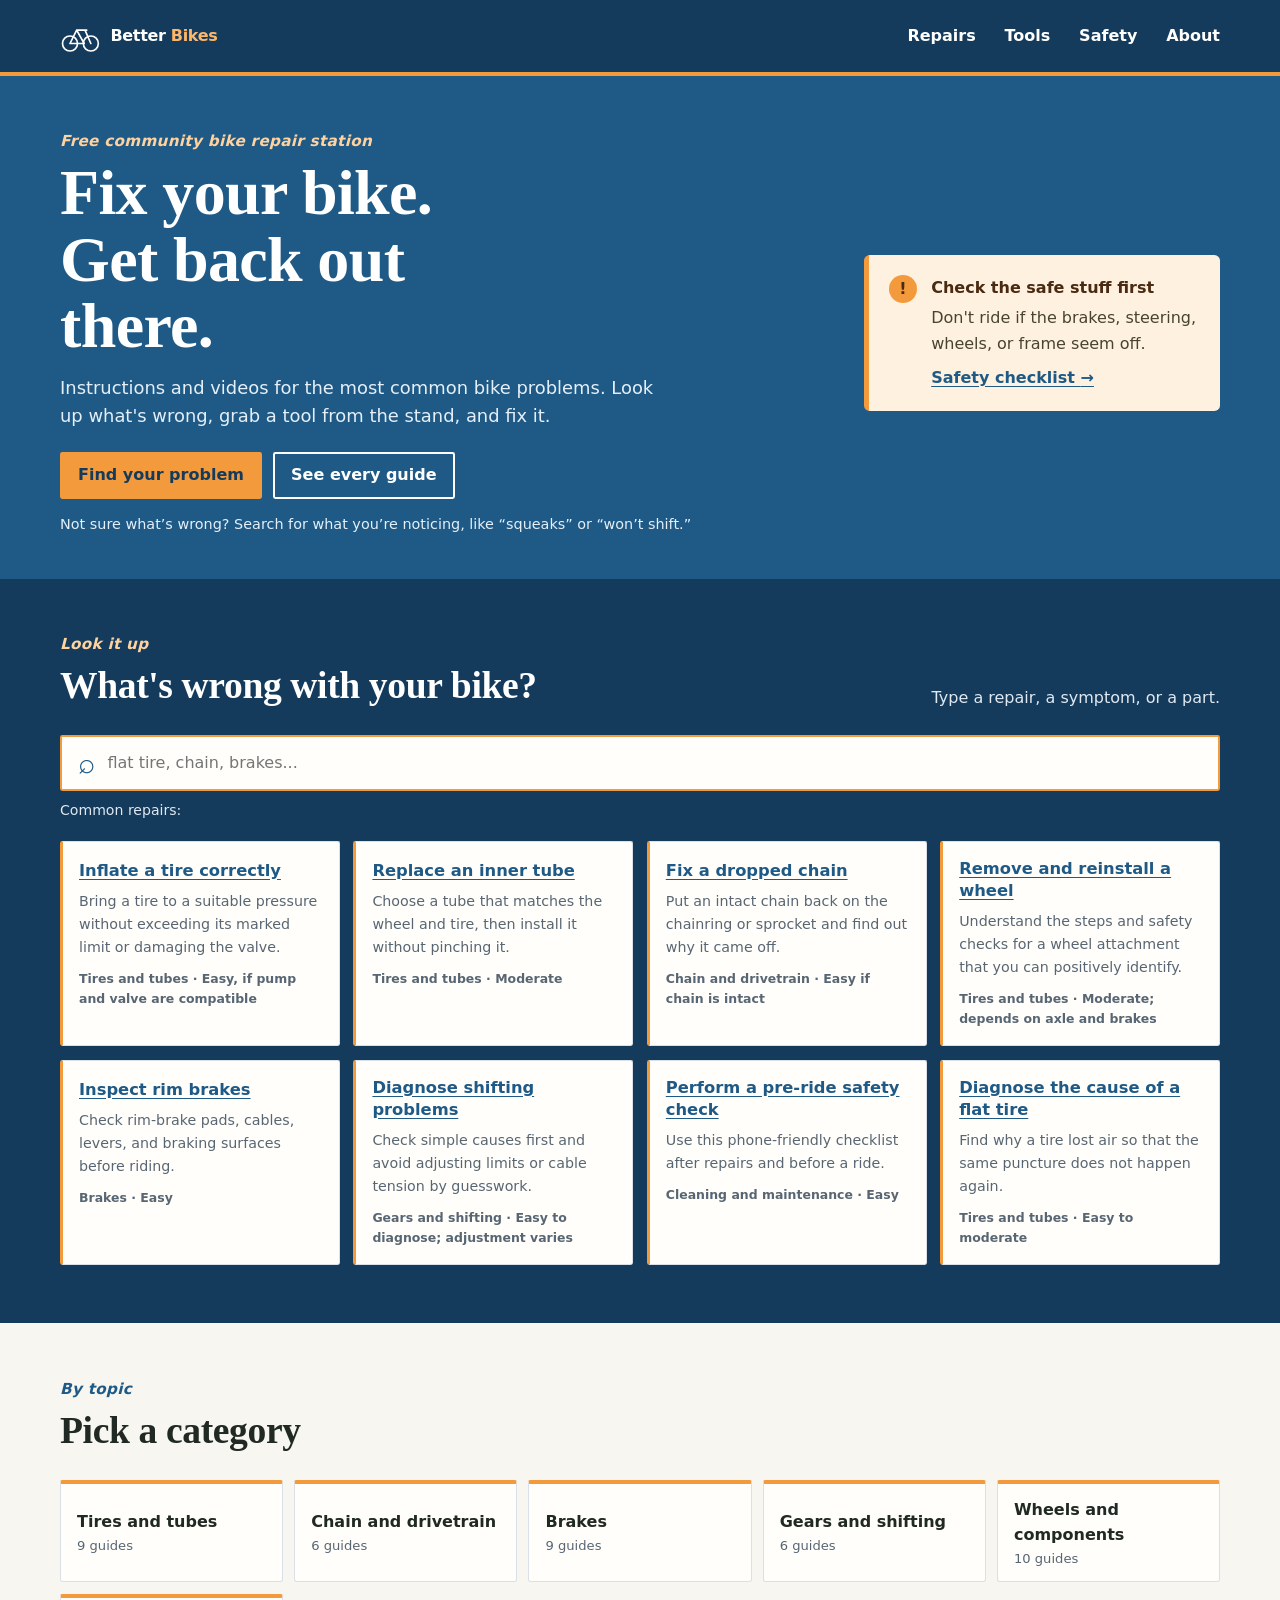
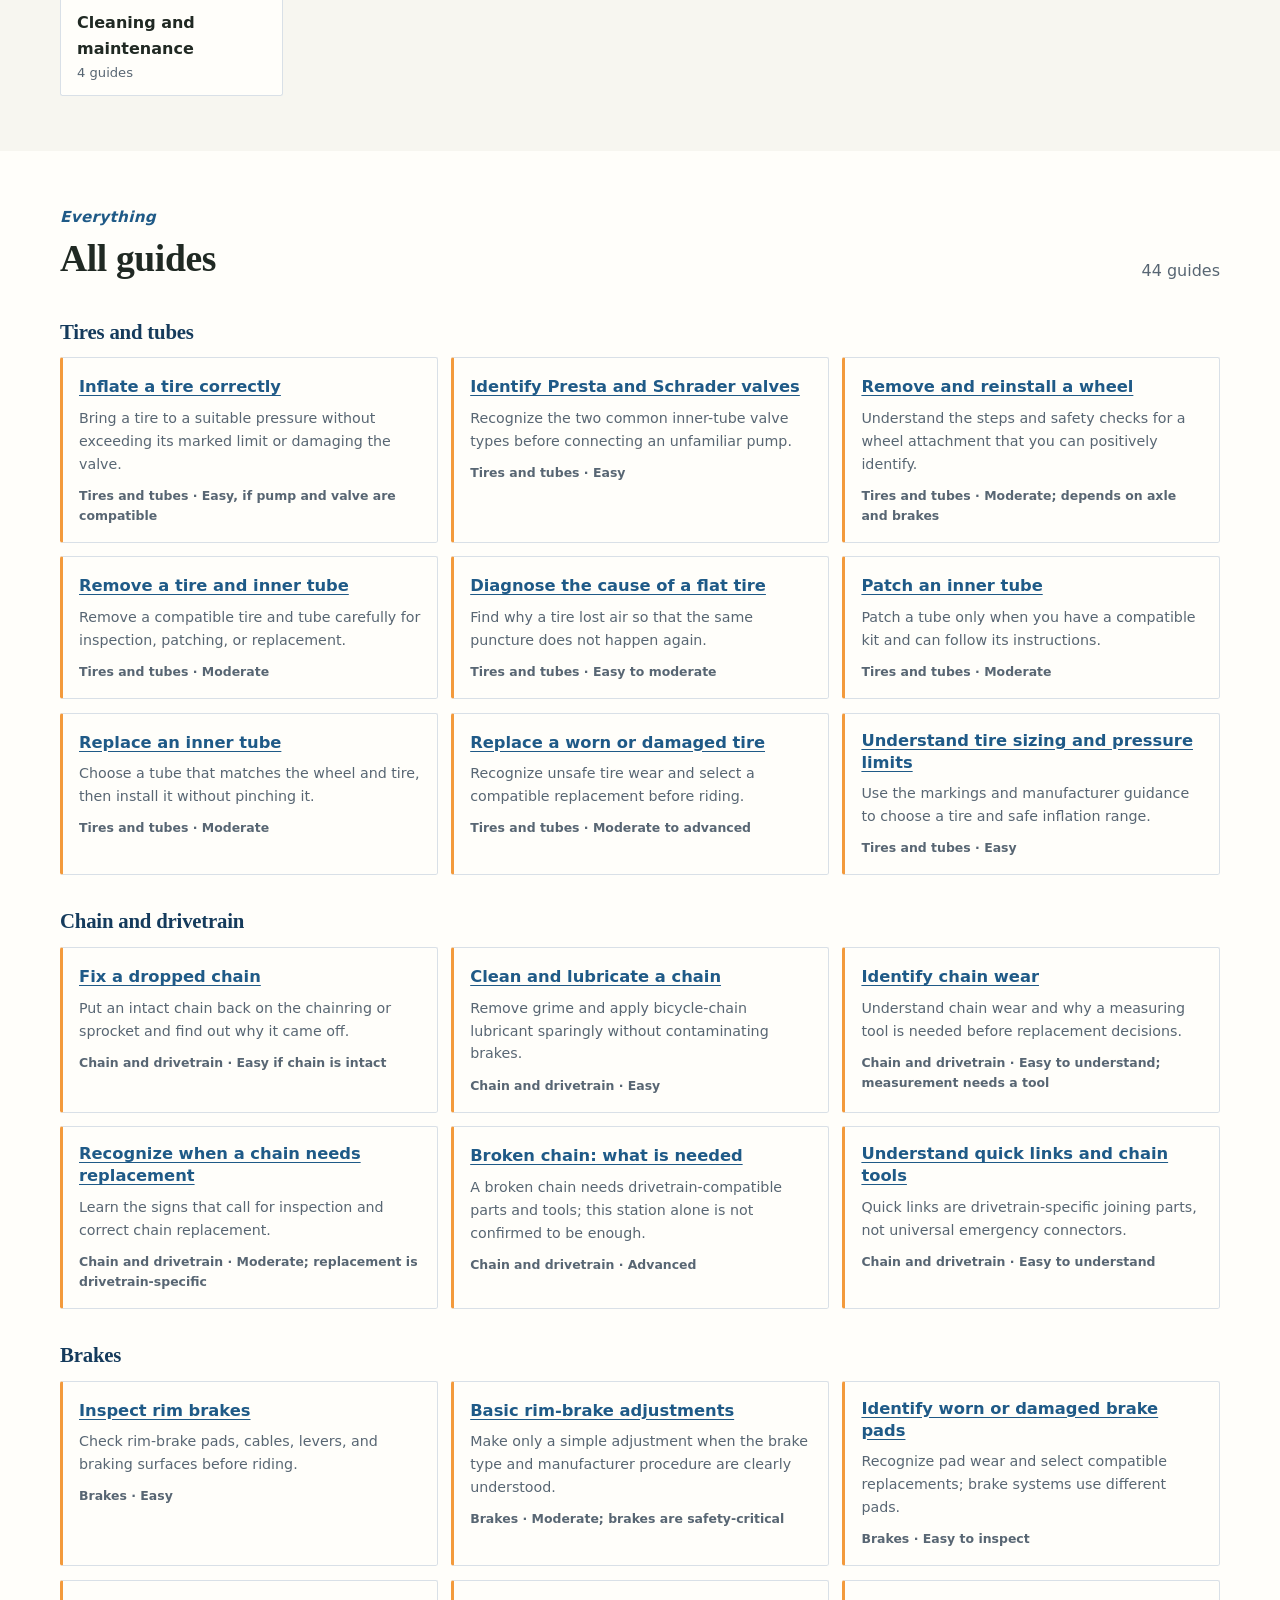
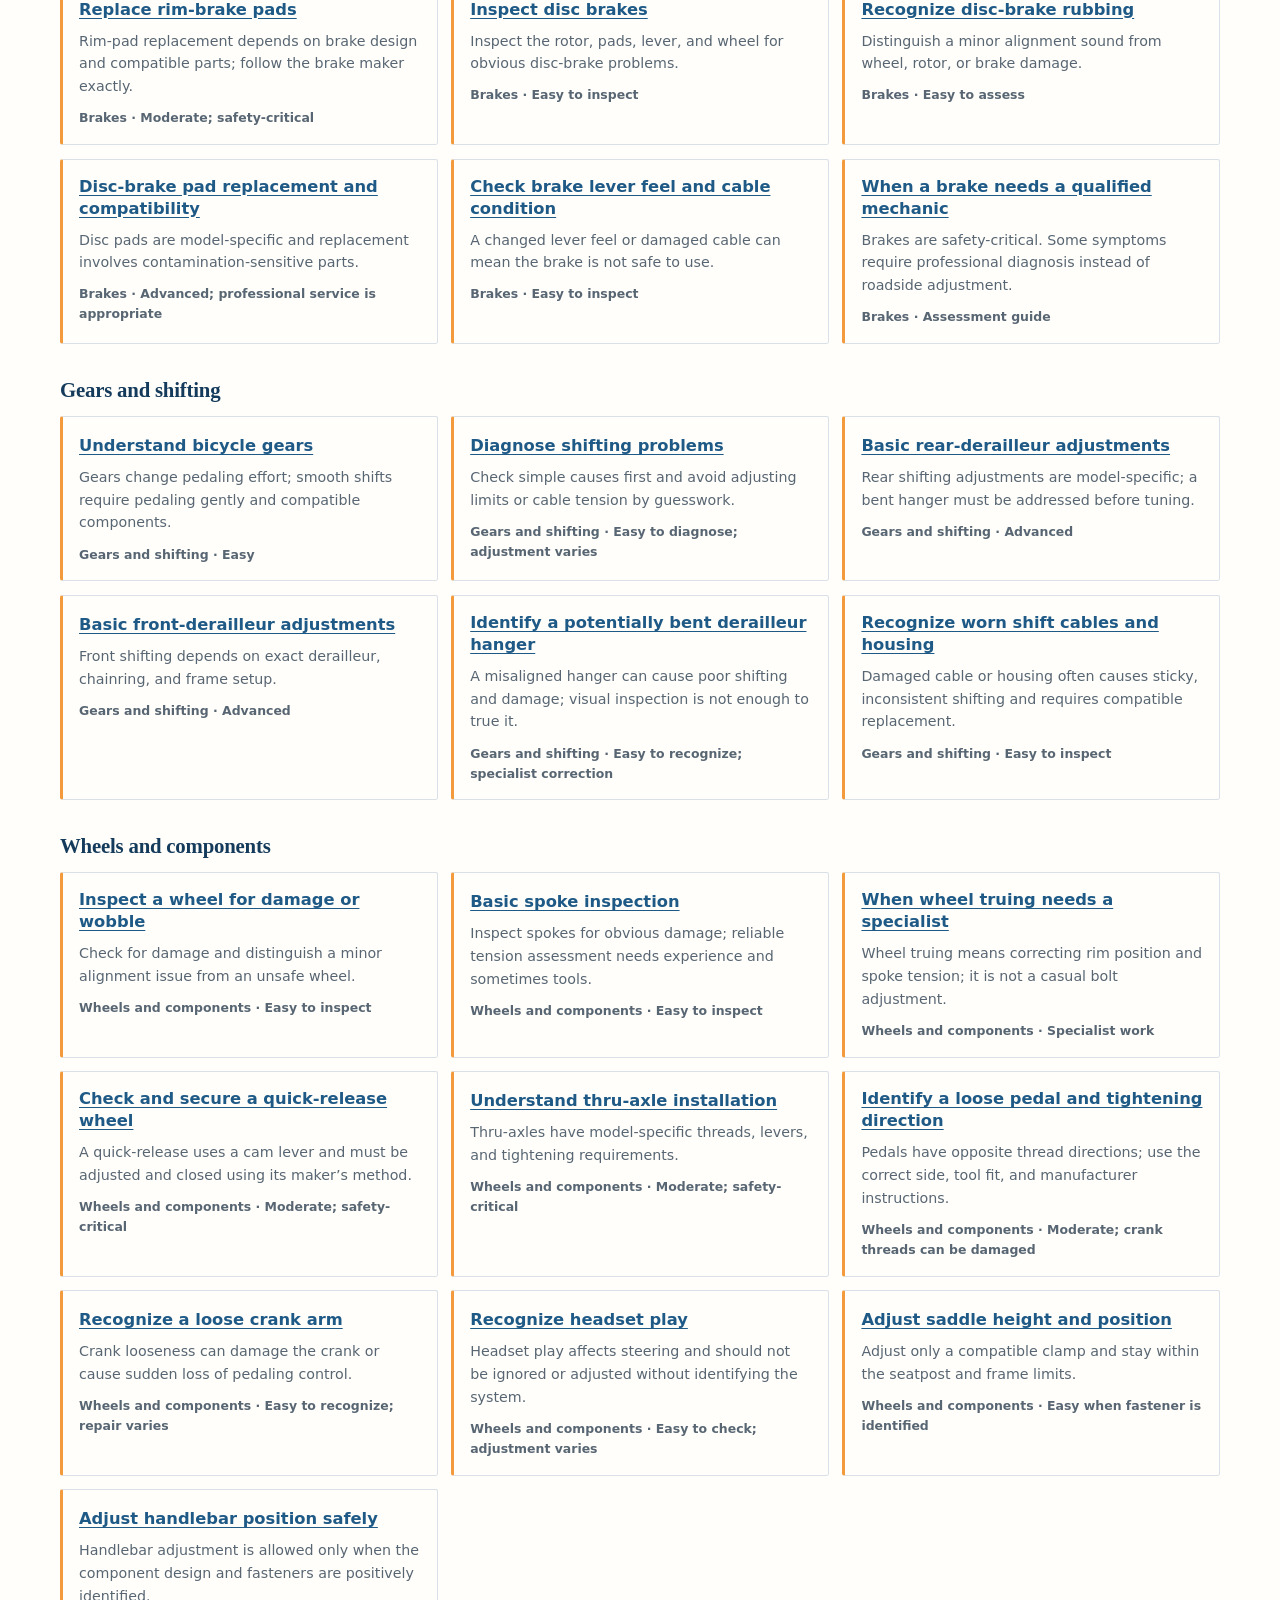
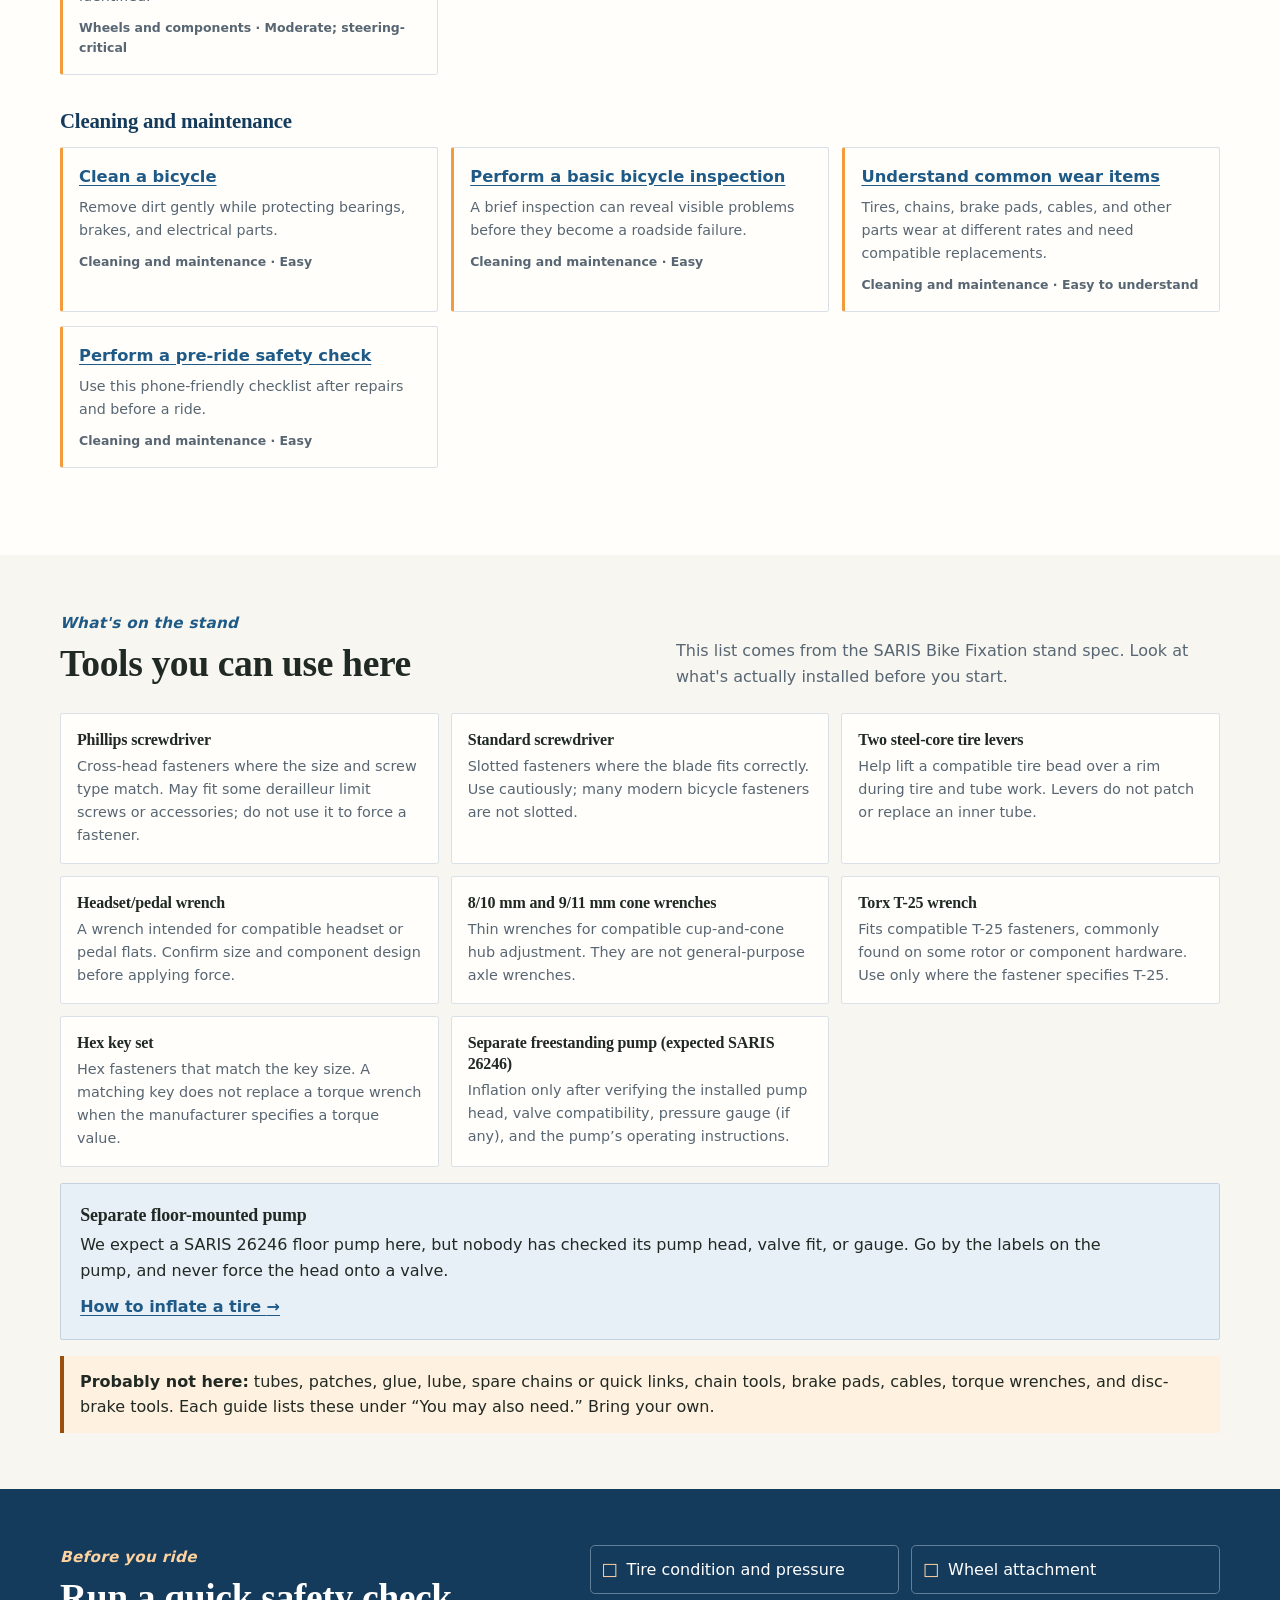
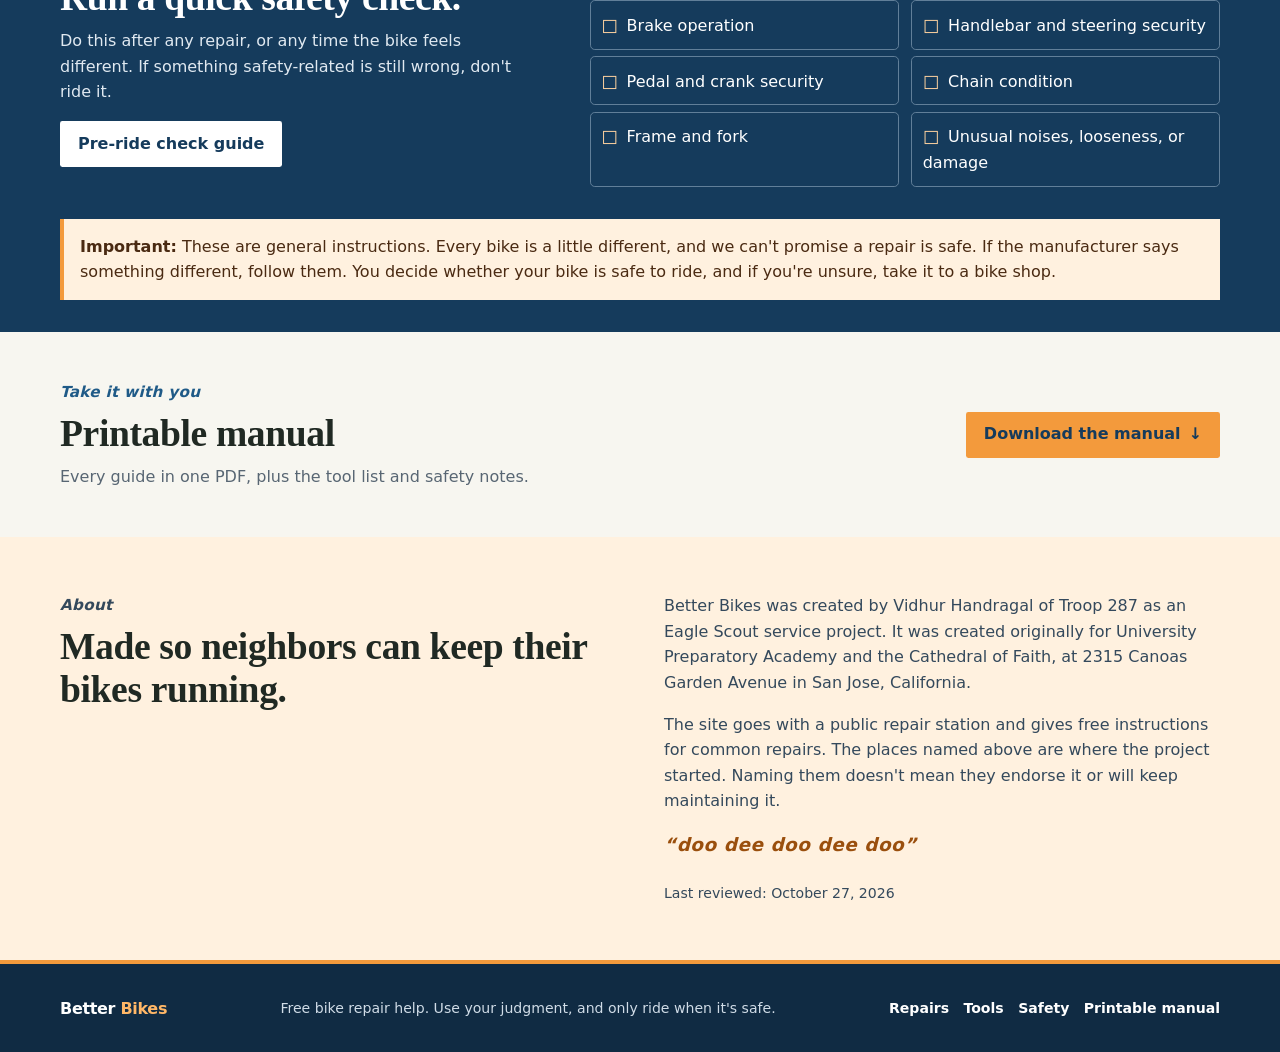
<file: index.html>
<!doctype html>
<html lang="en">
<head>
  <meta charset="utf-8">
  <meta name="viewport" content="width=device-width, initial-scale=1">
  <meta name="theme-color" content="#153b5c">
  <meta name="description" content="Free bike repair instructions for a community repair station.">
  <title>Better Bikes | Free bike repair help</title>
  <link rel="stylesheet" href="styles.css">
  <script src="repairs.js" defer></script>
  <script src="videos.js" defer></script>
  <script src="app.js" defer></script>
</head>
<body>
  <a class="skip-link" href="#main">Skip to content</a>
  <header class="site-header">
    <div class="header-inner">
      <a class="brand" href="#home" aria-label="Better Bikes home">
        <svg class="brand-mark" viewBox="0 0 48 48" role="img" aria-label="Bicycle">
          <circle cx="12" cy="33" r="9"></circle><circle cx="37" cy="33" r="9"></circle>
          <path d="M12 33l8-16 9 16H12l8-16h10m-3 0h5m-2 0 7 16"></path>
        </svg>
        <span>Better <strong>Bikes</strong></span>
      </a>
      <button class="menu-toggle" type="button" aria-expanded="false" aria-controls="primary-nav">
        <span class="menu-toggle-label">Menu</span><span class="menu-icon" aria-hidden="true"></span>
      </button>
      <nav class="primary-nav" id="primary-nav" aria-label="Main navigation">
        <a href="#repairs">Repairs</a>
        <a href="#tools">Tools</a>
        <a href="#safety">Safety</a>
        <a href="#about">About</a>
      </nav>
    </div>
  </header>

  <main id="main">
    <div class="detail-host" id="detail-host"></div>
    <section class="hero" id="home">
      <div class="page-width hero-inner">
        <div class="hero-copy">
          <p class="eyebrow">Free community bike repair station</p>
          <h1>Fix your bike.<br class="desktop-break"> Get back out there.</h1>
          <p class="hero-text">Instructions and videos for the most common bike problems. Look up what's wrong, grab a tool from the stand, and fix it.</p>
          <div class="hero-actions">
            <a class="button button-primary" href="#repairs">Find your problem</a>
            <a class="button button-secondary" href="#all-guides">See every guide</a>
          </div>
          <p class="hero-note">Not sure what’s wrong? Search for what you’re noticing, like “squeaks” or “won’t shift.”</p>
        </div>
        <aside class="hero-callout" aria-label="Important safety notice">
          <span class="callout-icon" aria-hidden="true">!</span>
          <div><strong>Check the safe stuff first</strong><p>Don't ride if the brakes, steering, wheels, or frame seem off.</p><a href="#safety">Safety checklist <span aria-hidden="true">→</span></a></div>
        </aside>
      </div>
    </section>

    <section class="search-section" id="repairs">
      <div class="page-width">
        <div class="section-heading">
          <div><p class="eyebrow">Look it up</p><h2>What's wrong with your bike?</h2></div>
          <p>Type a repair, a symptom, or a part.</p>
        </div>
        <form class="search-form" role="search" id="repair-search-form">
          <label class="sr-only" for="repair-search">Search bicycle repairs</label>
          <span class="search-icon" aria-hidden="true">⌕</span>
          <input id="repair-search" type="search" autocomplete="off" placeholder="flat tire, chain, brakes...">
          <button type="button" class="clear-search" id="clear-search" hidden>Clear</button>
        </form>
        <p class="search-hint" id="search-status" aria-live="polite">Common repairs:</p>
        <div class="guide-grid featured-grid" id="featured-guides" aria-label="Common repairs"></div>
        <div class="search-results" id="search-results" hidden></div>
      </div>
    </section>

    <section class="page-width categories-section" aria-labelledby="categories-heading">
      <div class="section-heading"><div><p class="eyebrow">By topic</p><h2 id="categories-heading">Pick a category</h2></div></div>
      <div class="category-grid" id="category-links"></div>
    </section>

    <section class="all-guides-section" id="all-guides">
      <div class="page-width">
        <div class="section-heading"><div><p class="eyebrow">Everything</p><h2>All guides</h2></div><p id="guide-count"></p></div>
        <div id="category-guide-lists"></div>
      </div>
    </section>

    <section class="tools-section" id="tools">
      <div class="page-width">
        <div class="section-heading"><div><p class="eyebrow">What's on the stand</p><h2>Tools you can use here</h2></div><p>This list comes from the SARIS Bike Fixation stand spec. Look at what's actually installed before you start.</p></div>
        <div id="tool-list" class="tool-grid"></div>
        <div class="equipment-note">
          <h3>Separate floor-mounted pump</h3>
          <p>We expect a SARIS 26246 floor pump here, but nobody has checked its pump head, valve fit, or gauge. Go by the labels on the pump, and never force the head onto a valve.</p>
          <a class="text-link" href="#guide/inflate-tire">How to inflate a tire <span aria-hidden="true">→</span></a>
        </div>
        <p class="inventory-caveat"><strong>Probably not here:</strong> tubes, patches, glue, lube, spare chains or quick links, chain tools, brake pads, cables, torque wrenches, and disc-brake tools. Each guide lists these under “You may also need.” Bring your own.</p>
      </div>
    </section>

    <section class="safety-section" id="safety">
      <div class="page-width safety-layout">
        <div><p class="eyebrow">Before you ride</p><h2>Run a quick safety check.</h2><p>Do this after any repair, or any time the bike feels different. If something safety-related is still wrong, don't ride it.</p><a class="button button-light" href="#guide/pre-ride-check">Pre-ride check guide</a></div>
        <ul class="checklist" id="quick-checklist"></ul>
      </div>
      <div class="page-width disclaimer"><strong>Important:</strong> These are general instructions. Every bike is a little different, and we can't promise a repair is safe. If the manufacturer says something different, follow them. You decide whether your bike is safe to ride, and if you're unsure, take it to a bike shop.</div>
    </section>

    <section class="manual-section page-width">
      <div><p class="eyebrow">Take it with you</p><h2>Printable manual</h2><p>Every guide in one PDF, plus the tool list and safety notes.</p></div>
      <a class="button button-primary" href="bike-repair-manual.pdf" download>Download the manual <span aria-hidden="true">↓</span></a>
    </section>

    <section class="about-section" id="about">
      <div class="page-width about-inner">
        <div><p class="eyebrow">About</p><h2>Made so neighbors can keep their bikes running.</h2></div>
        <div><p>Better Bikes was created by Vidhur Handragal of Troop 287 as an Eagle Scout service project. It was created originally for University Preparatory Academy and the Cathedral of Faith, at 2315 Canoas Garden Avenue in San Jose, California.</p><p>The site goes with a public repair station and gives free instructions for common repairs. The places named above are where the project started. Naming them doesn't mean they endorse it or will keep maintaining it.</p><p class="project-catchphrase"><em>“doo dee doo dee doo”</em></p><p class="reviewed">Last reviewed: <time datetime="2026-10-27">October 27, 2026</time></p></div>
      </div>
    </section>
  </main>

  <footer class="site-footer">
    <div class="page-width footer-inner">
      <a class="brand footer-brand" href="#home"><span>Better <strong>Bikes</strong></span></a>
      <p>Free bike repair help. Use your judgment, and only ride when it's safe.</p>
      <nav aria-label="Footer navigation"><a href="#repairs">Repairs</a><a href="#tools">Tools</a><a href="#safety">Safety</a><a href="manual.html">Printable manual</a></nav>
    </div>
  </footer>

  <noscript><div class="noscript-note">This repair library needs JavaScript to display guides. Enable JavaScript in your browser to use the site.</div></noscript>
</body>
</html>
</file>
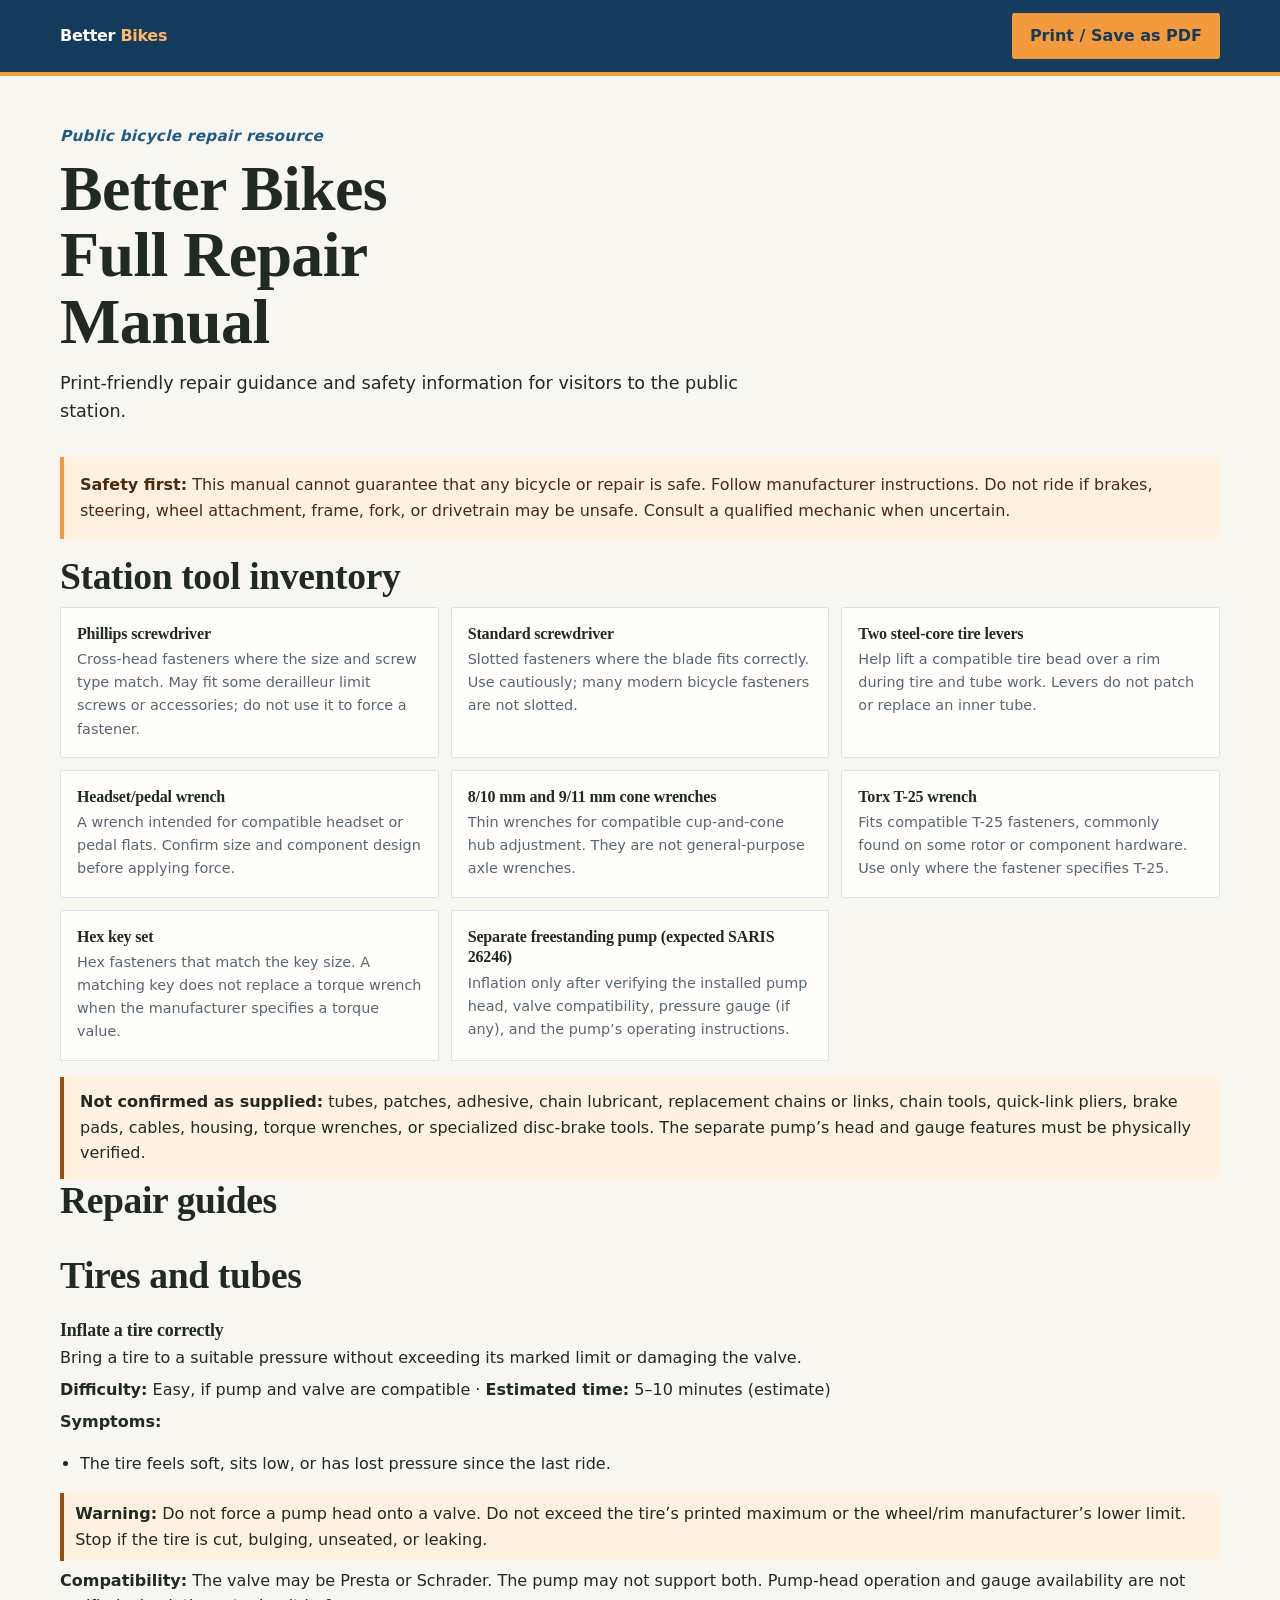
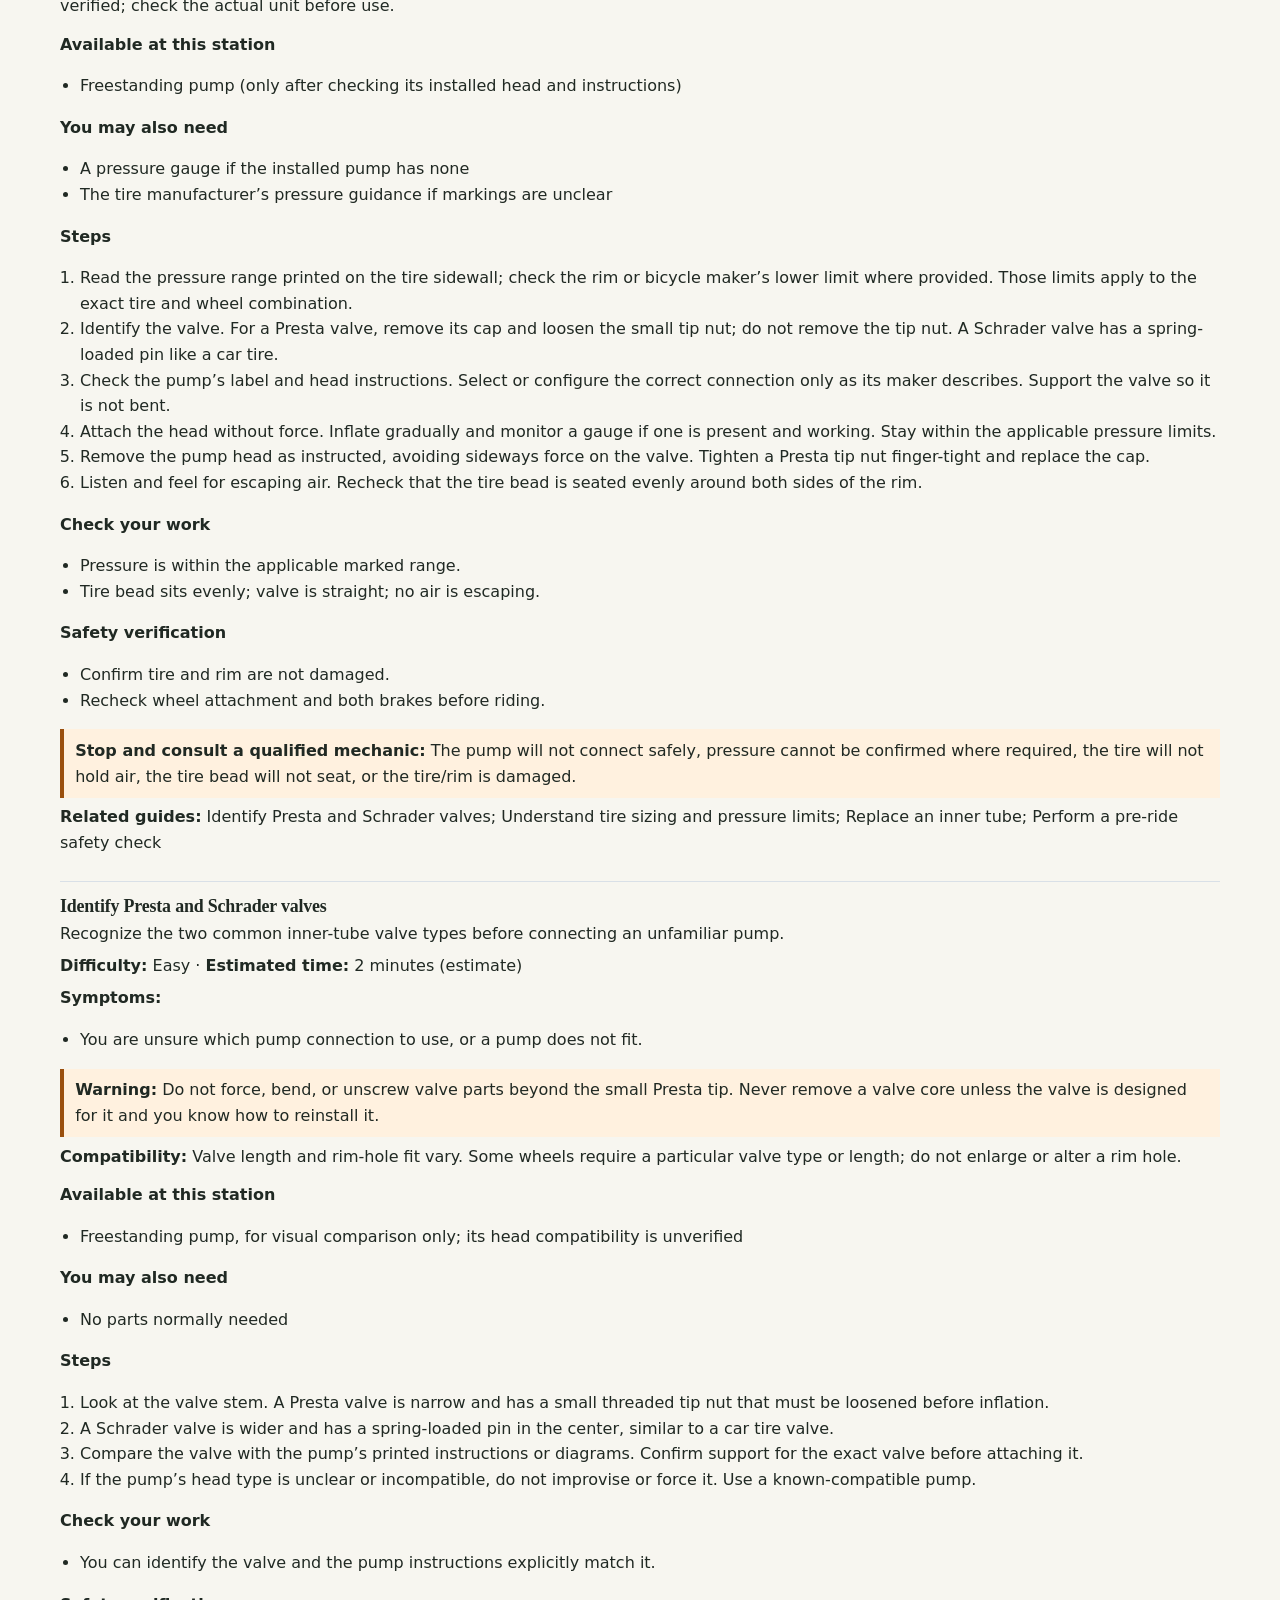
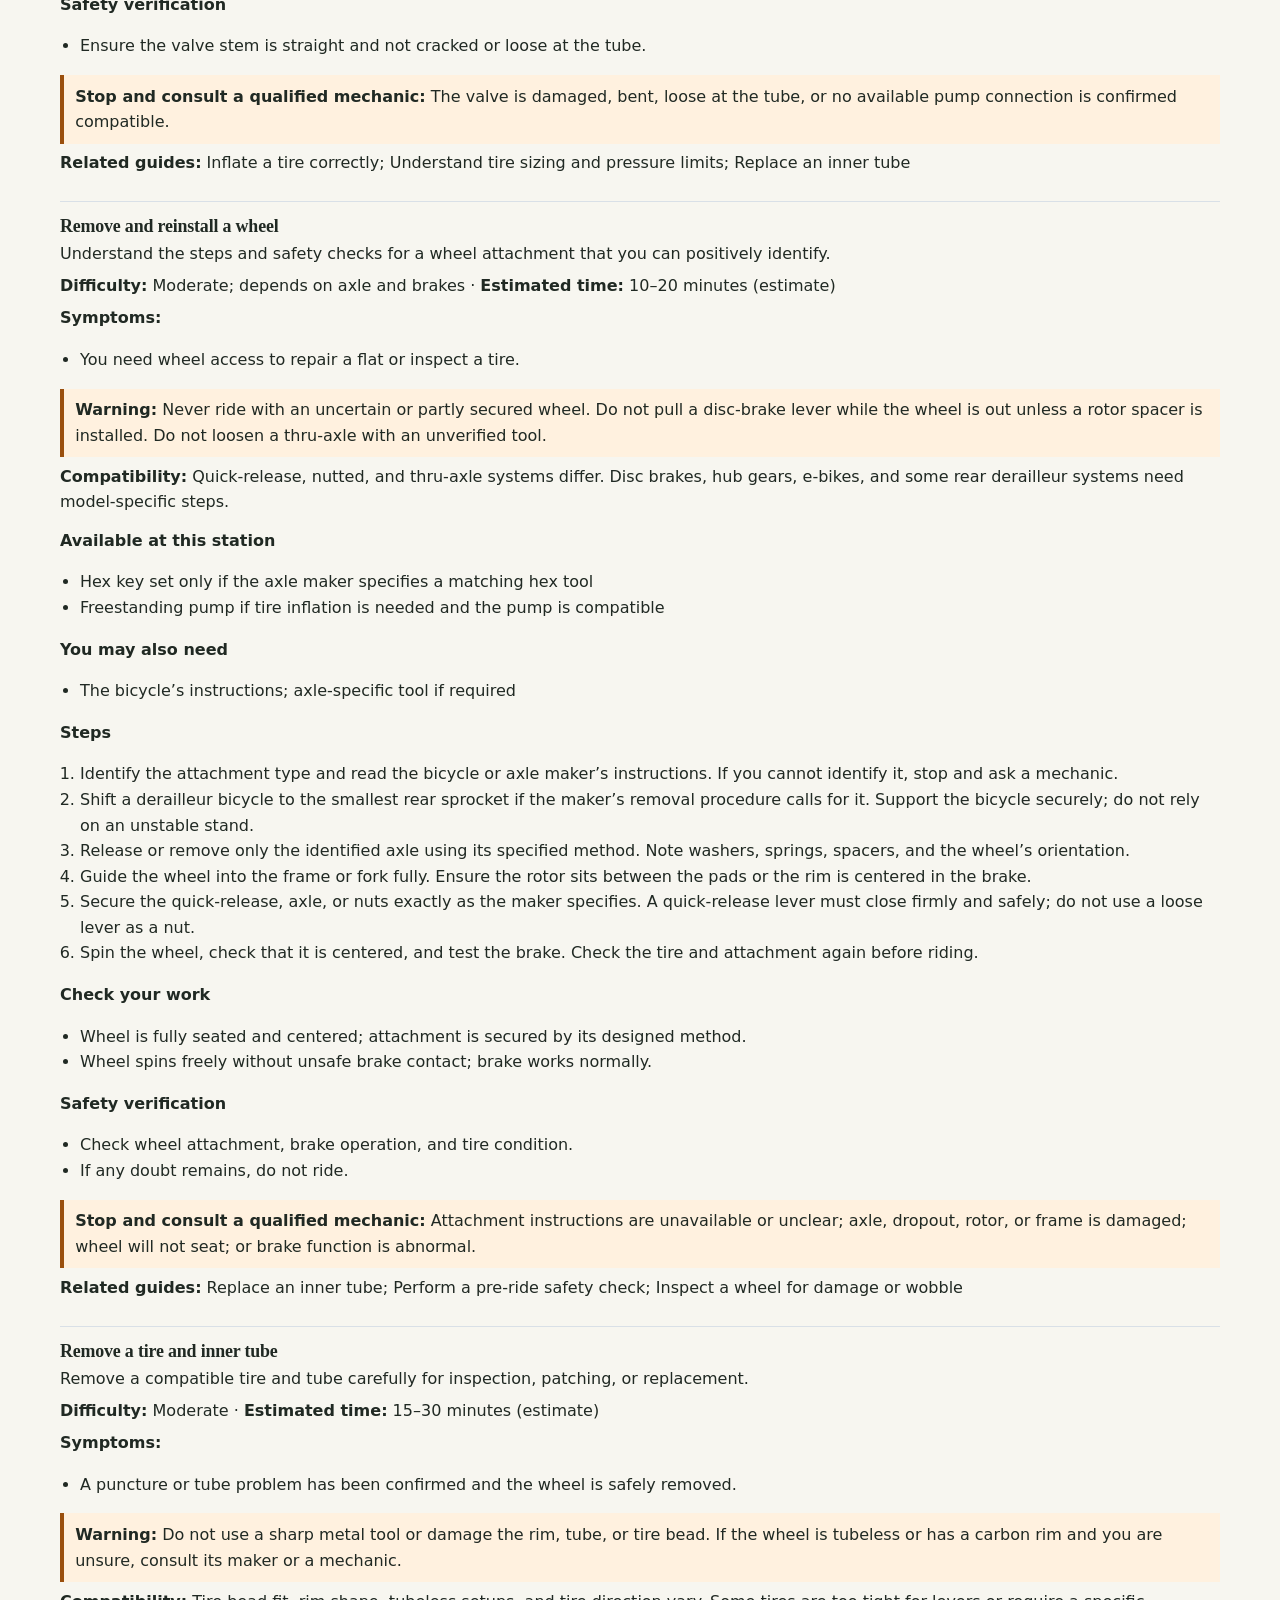
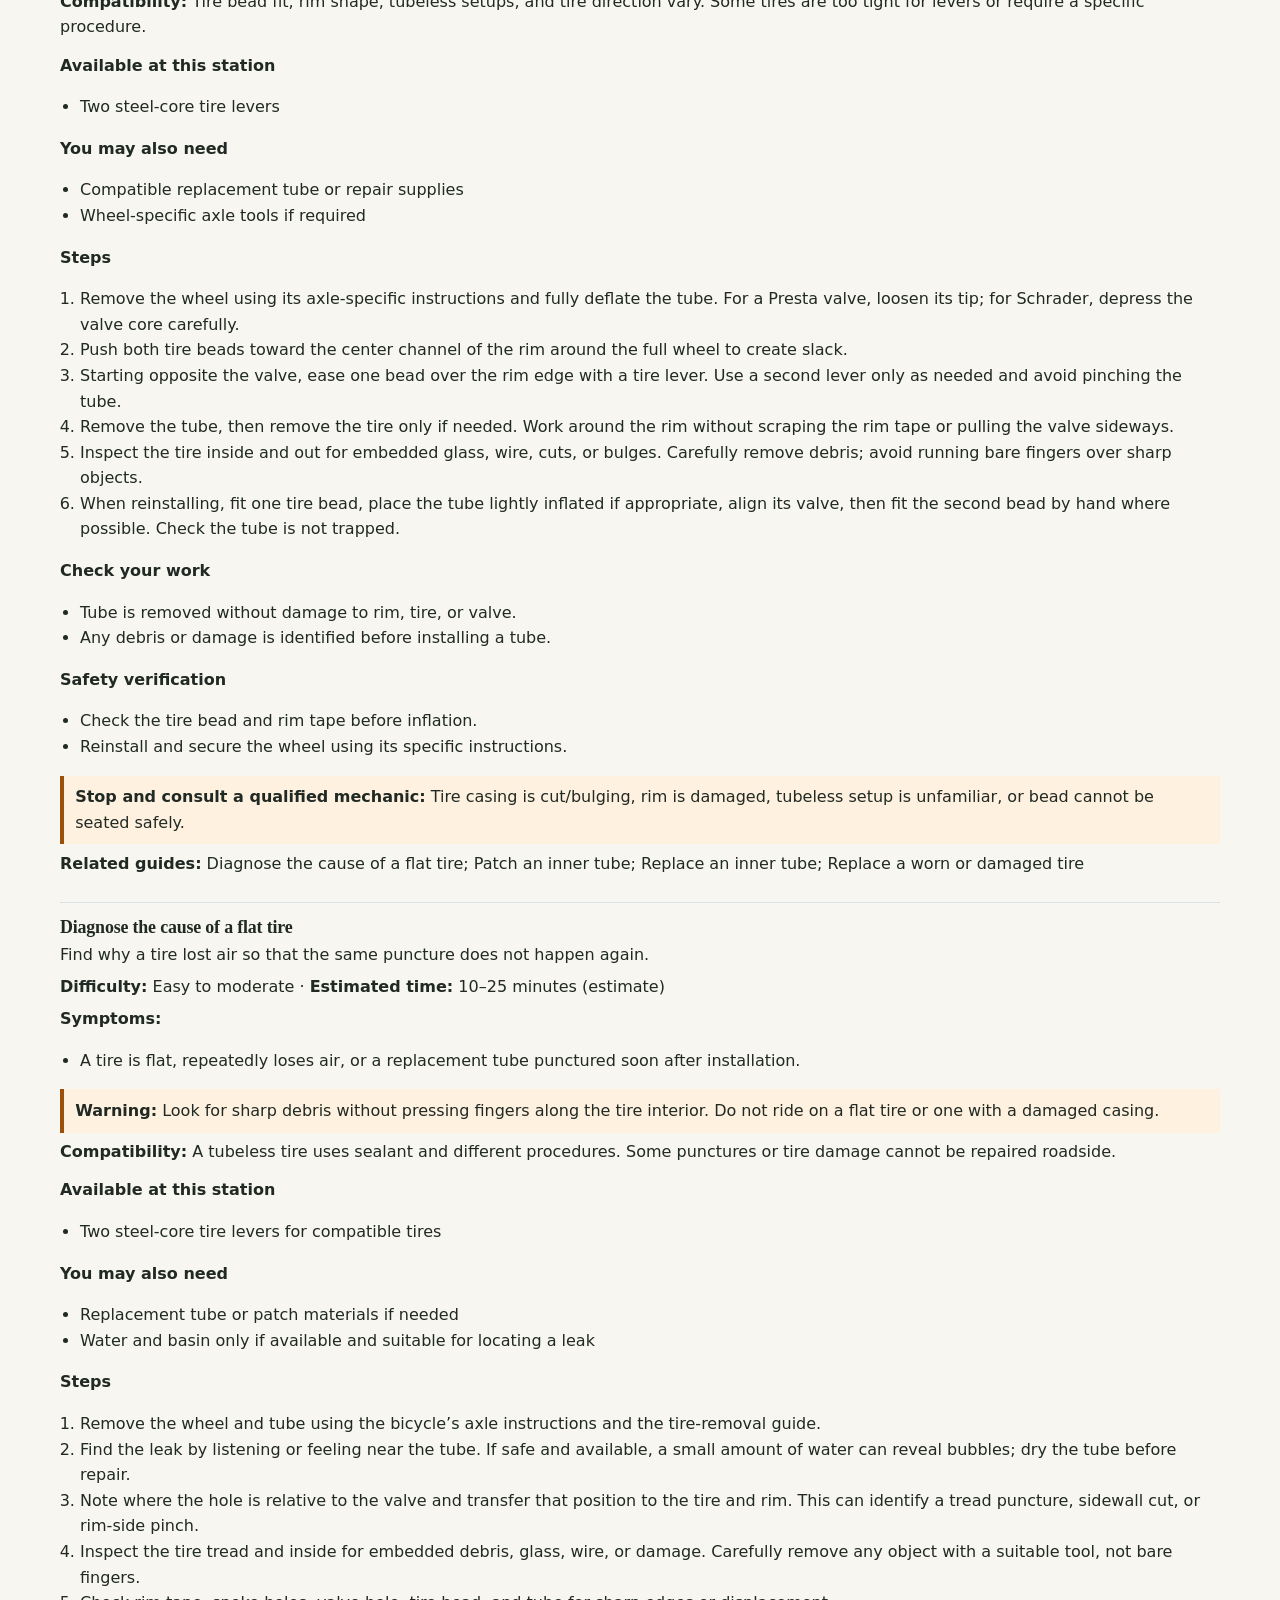
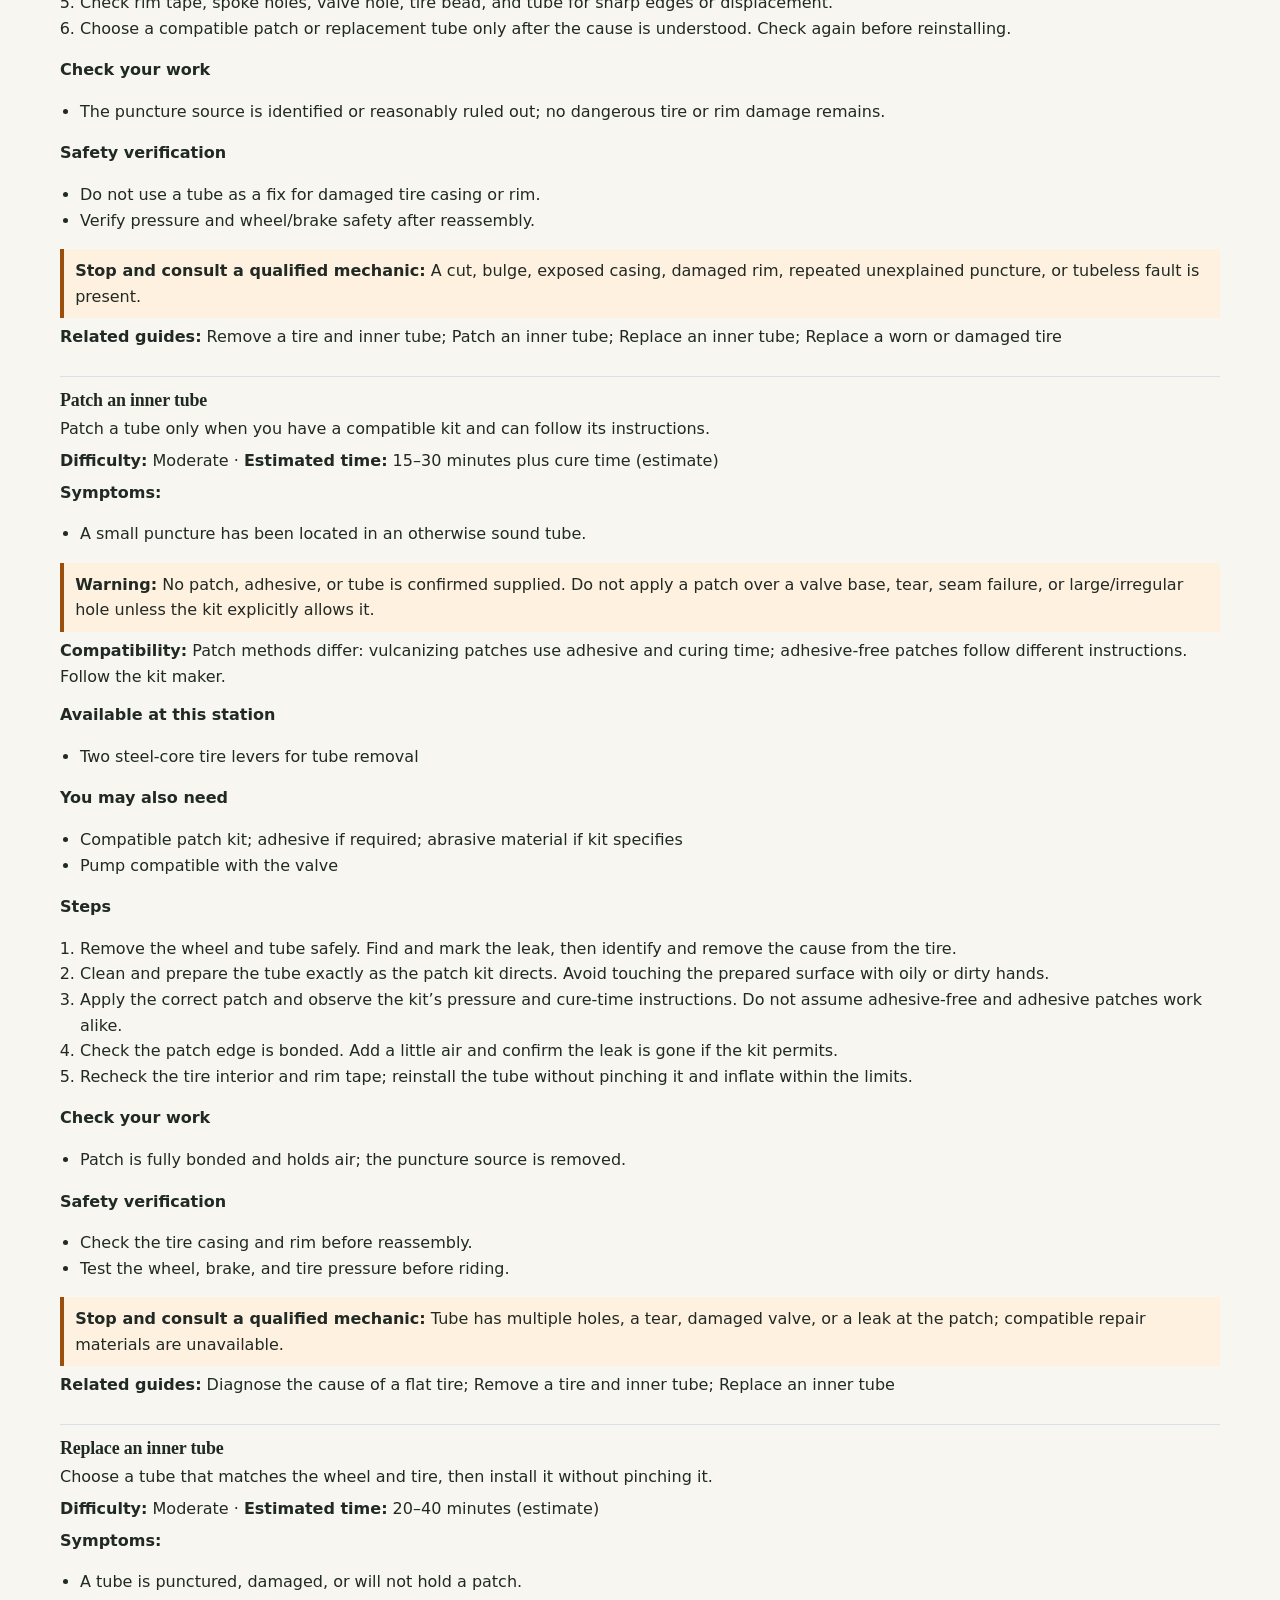
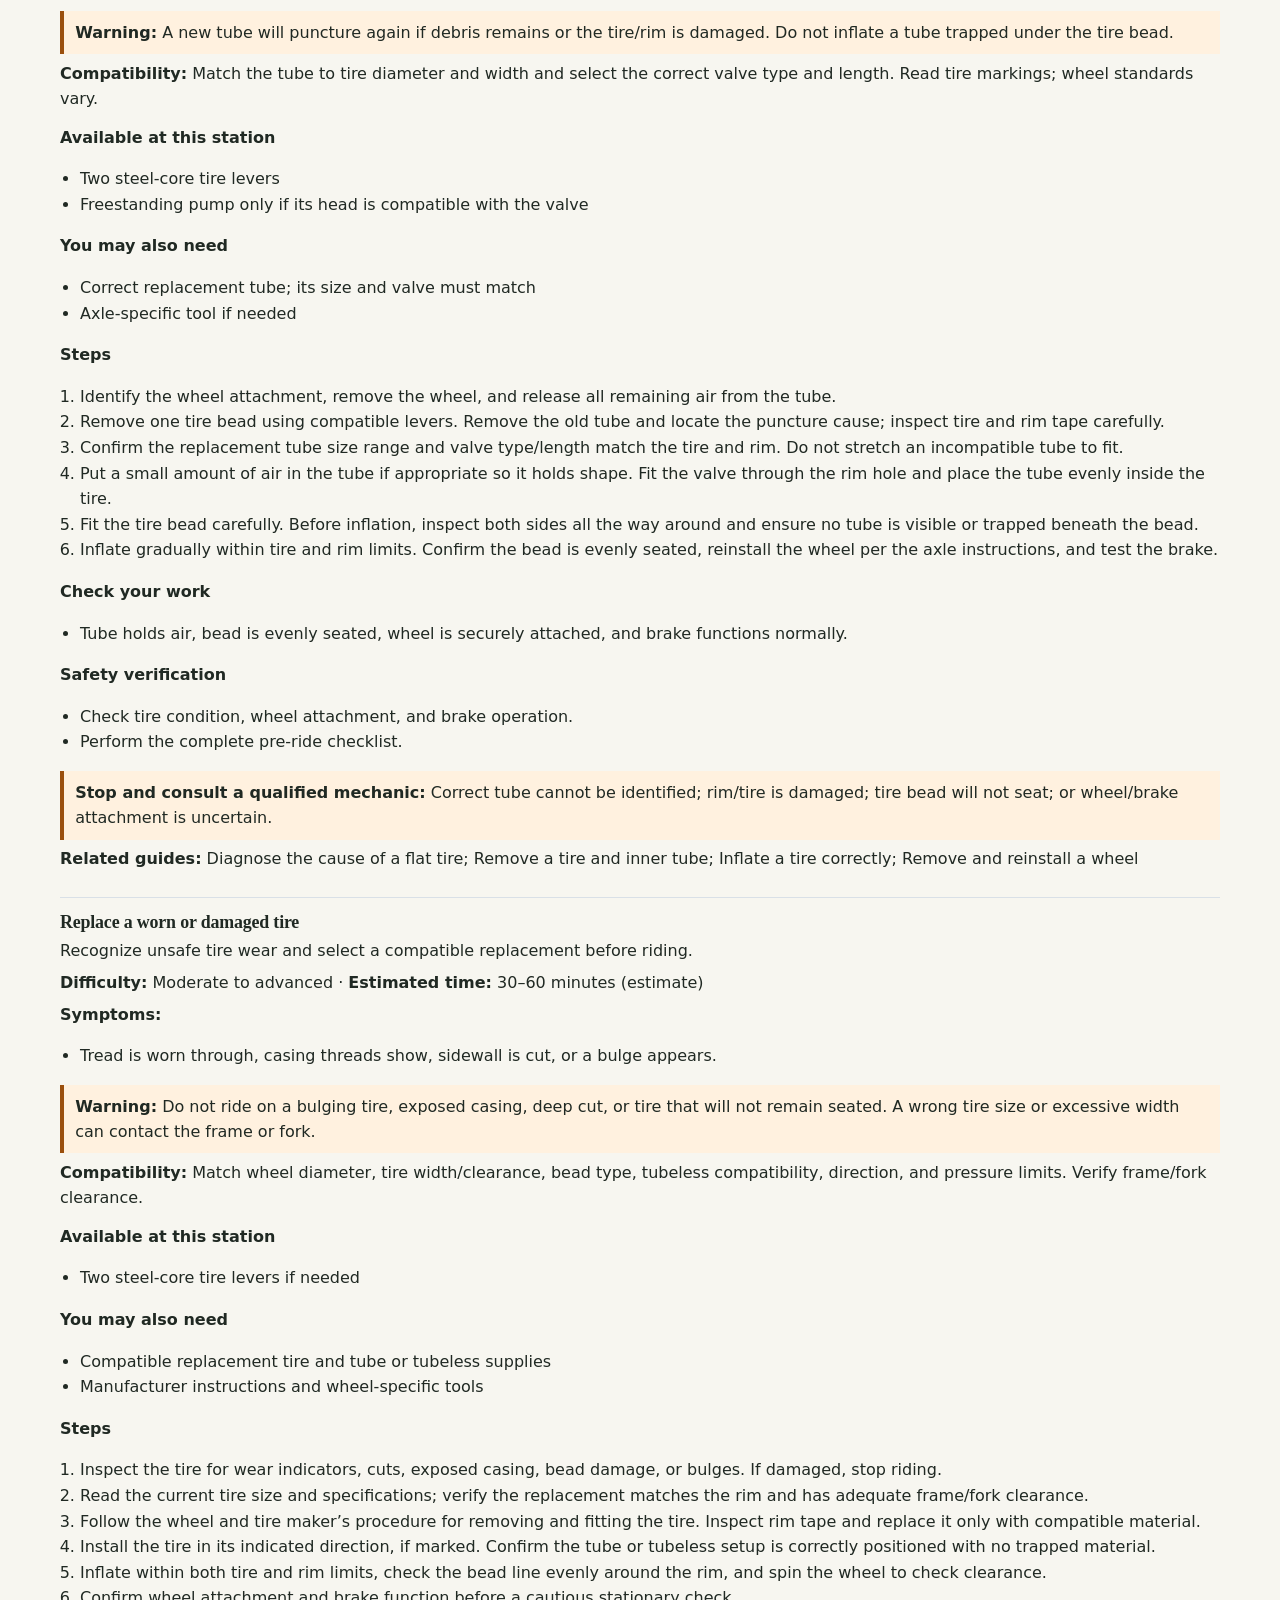
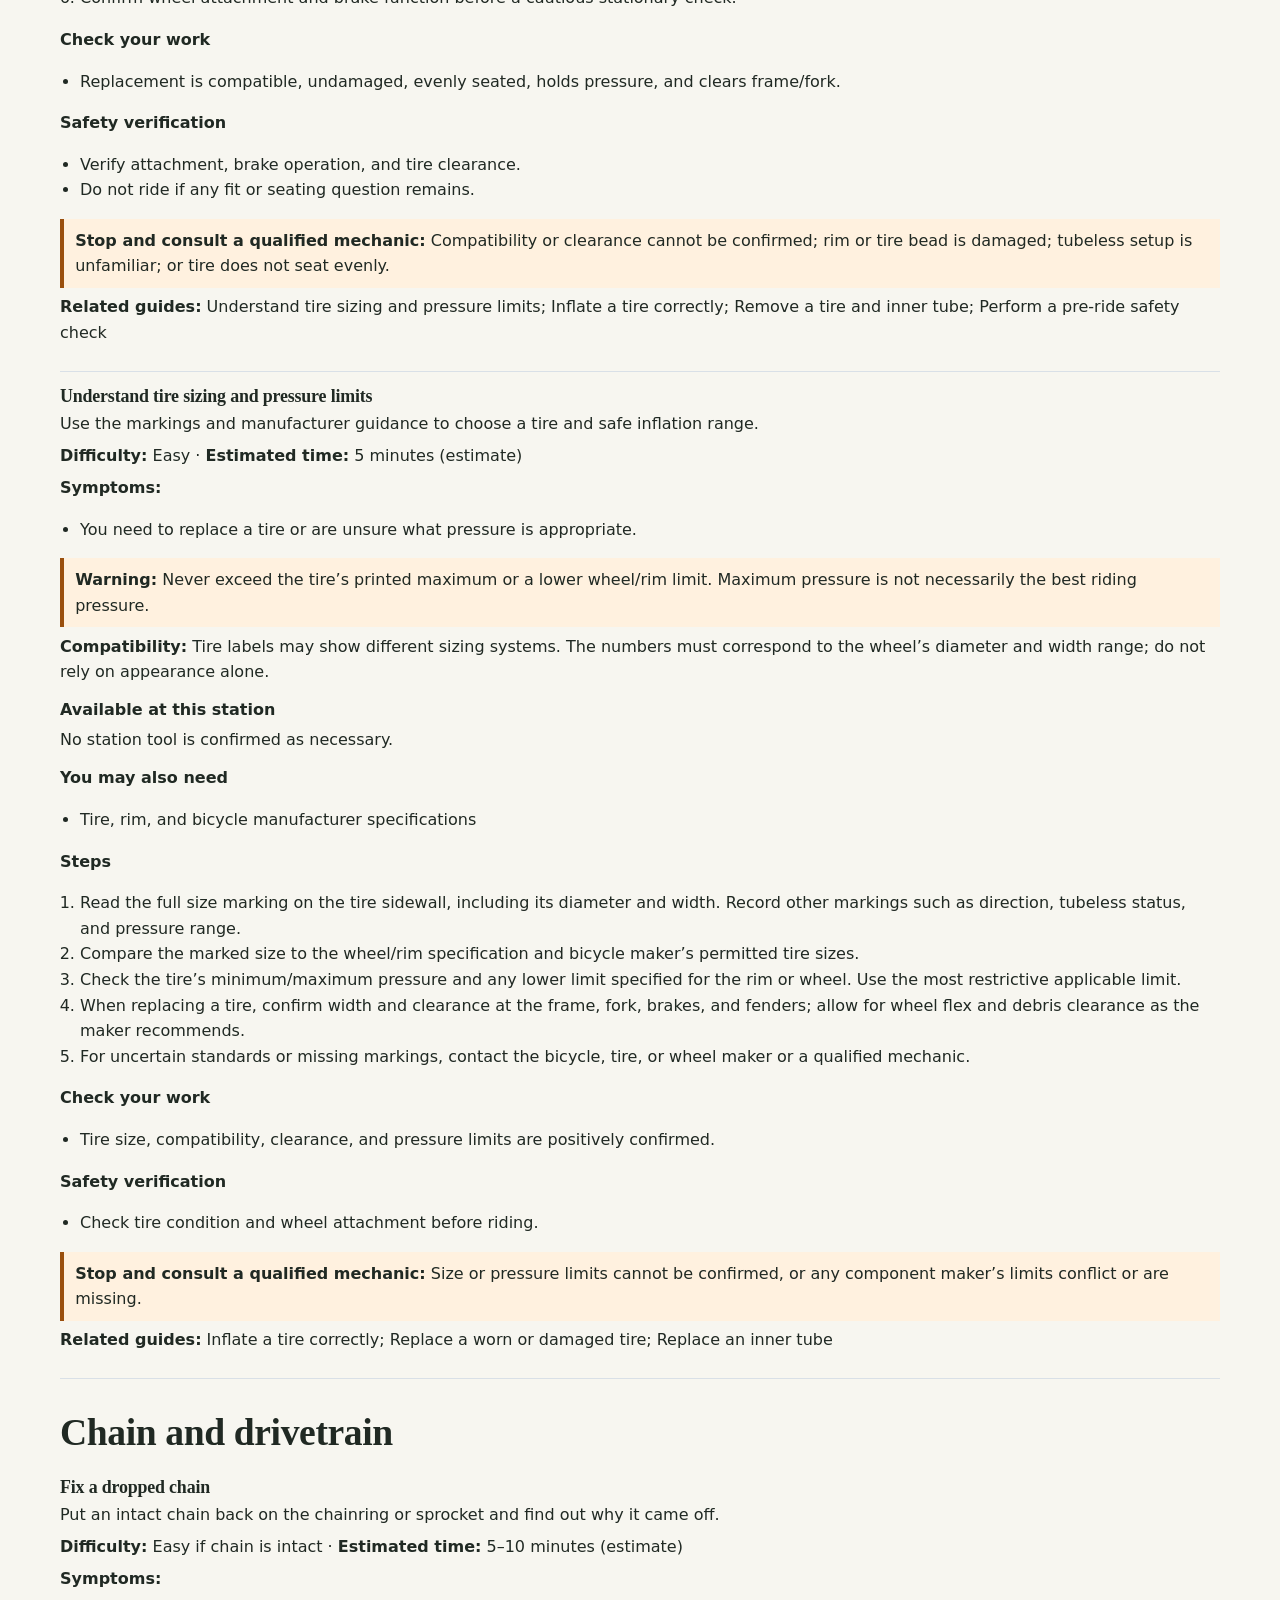
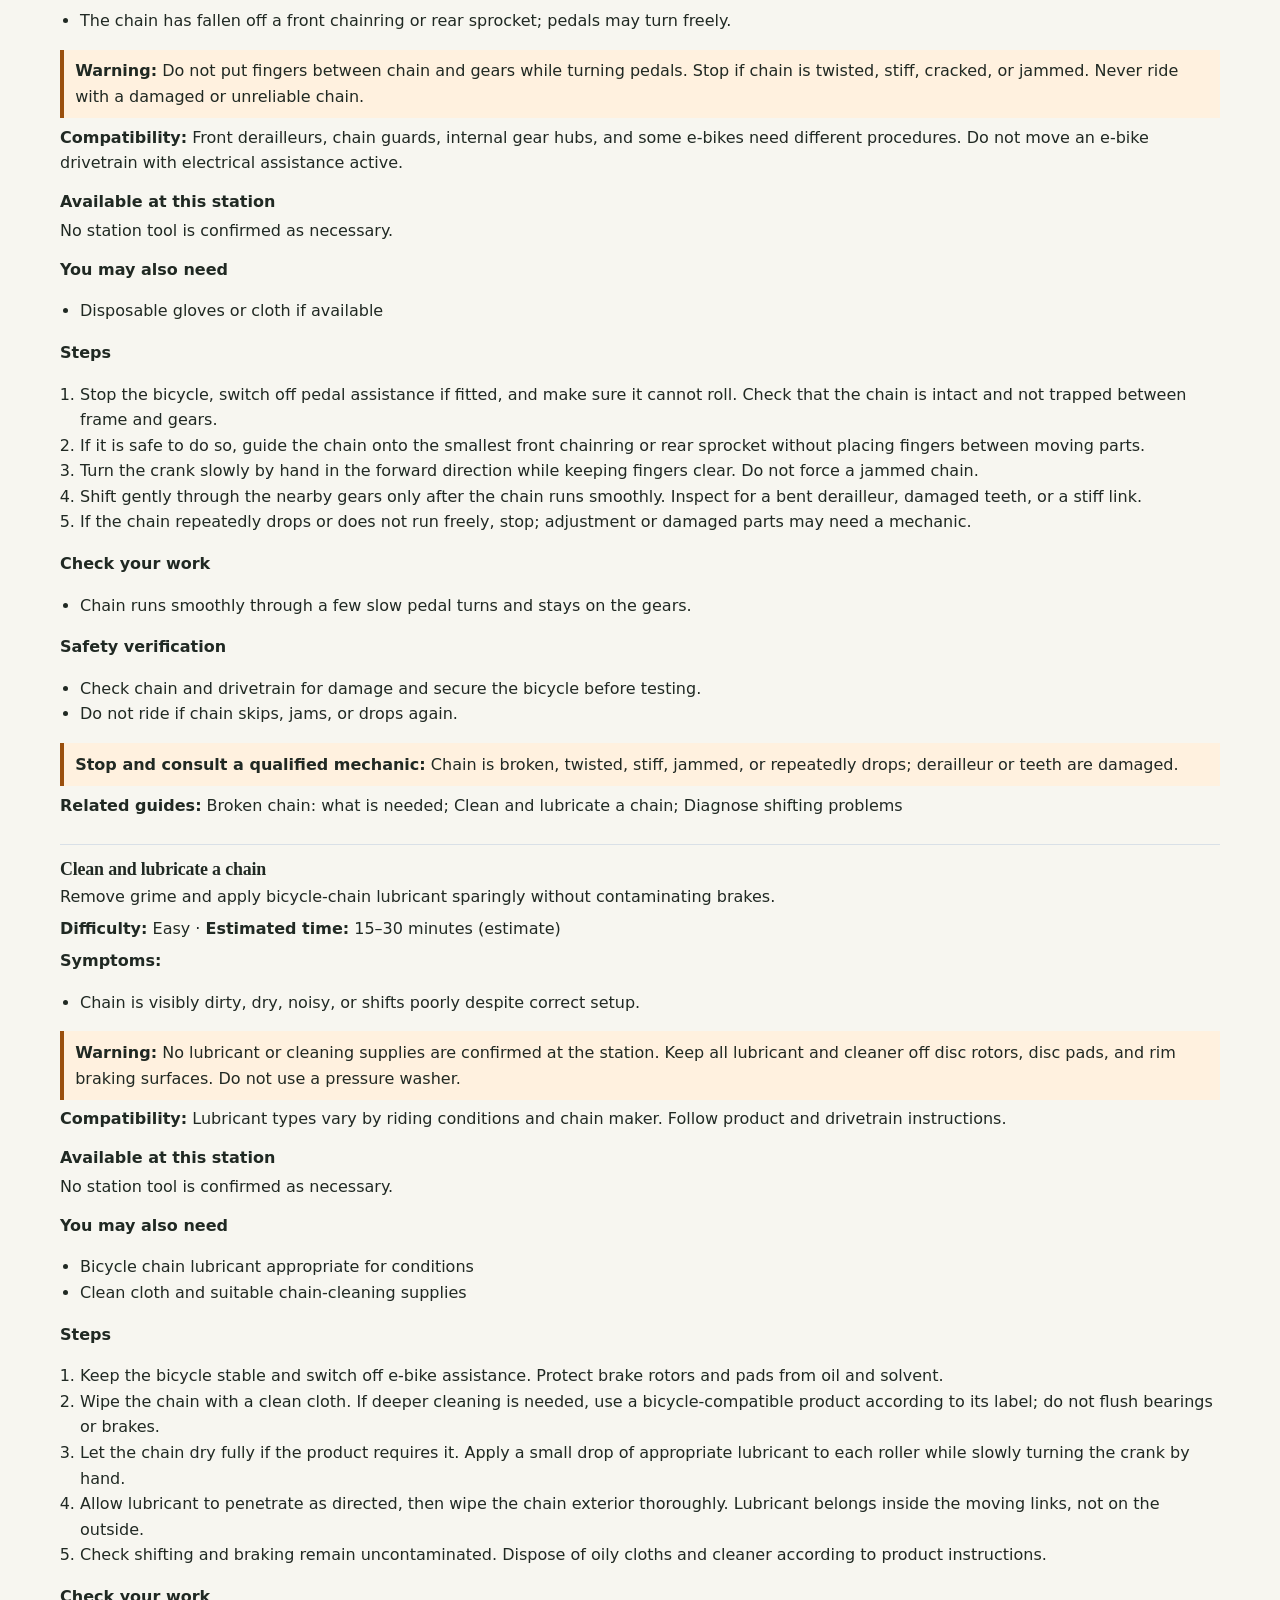
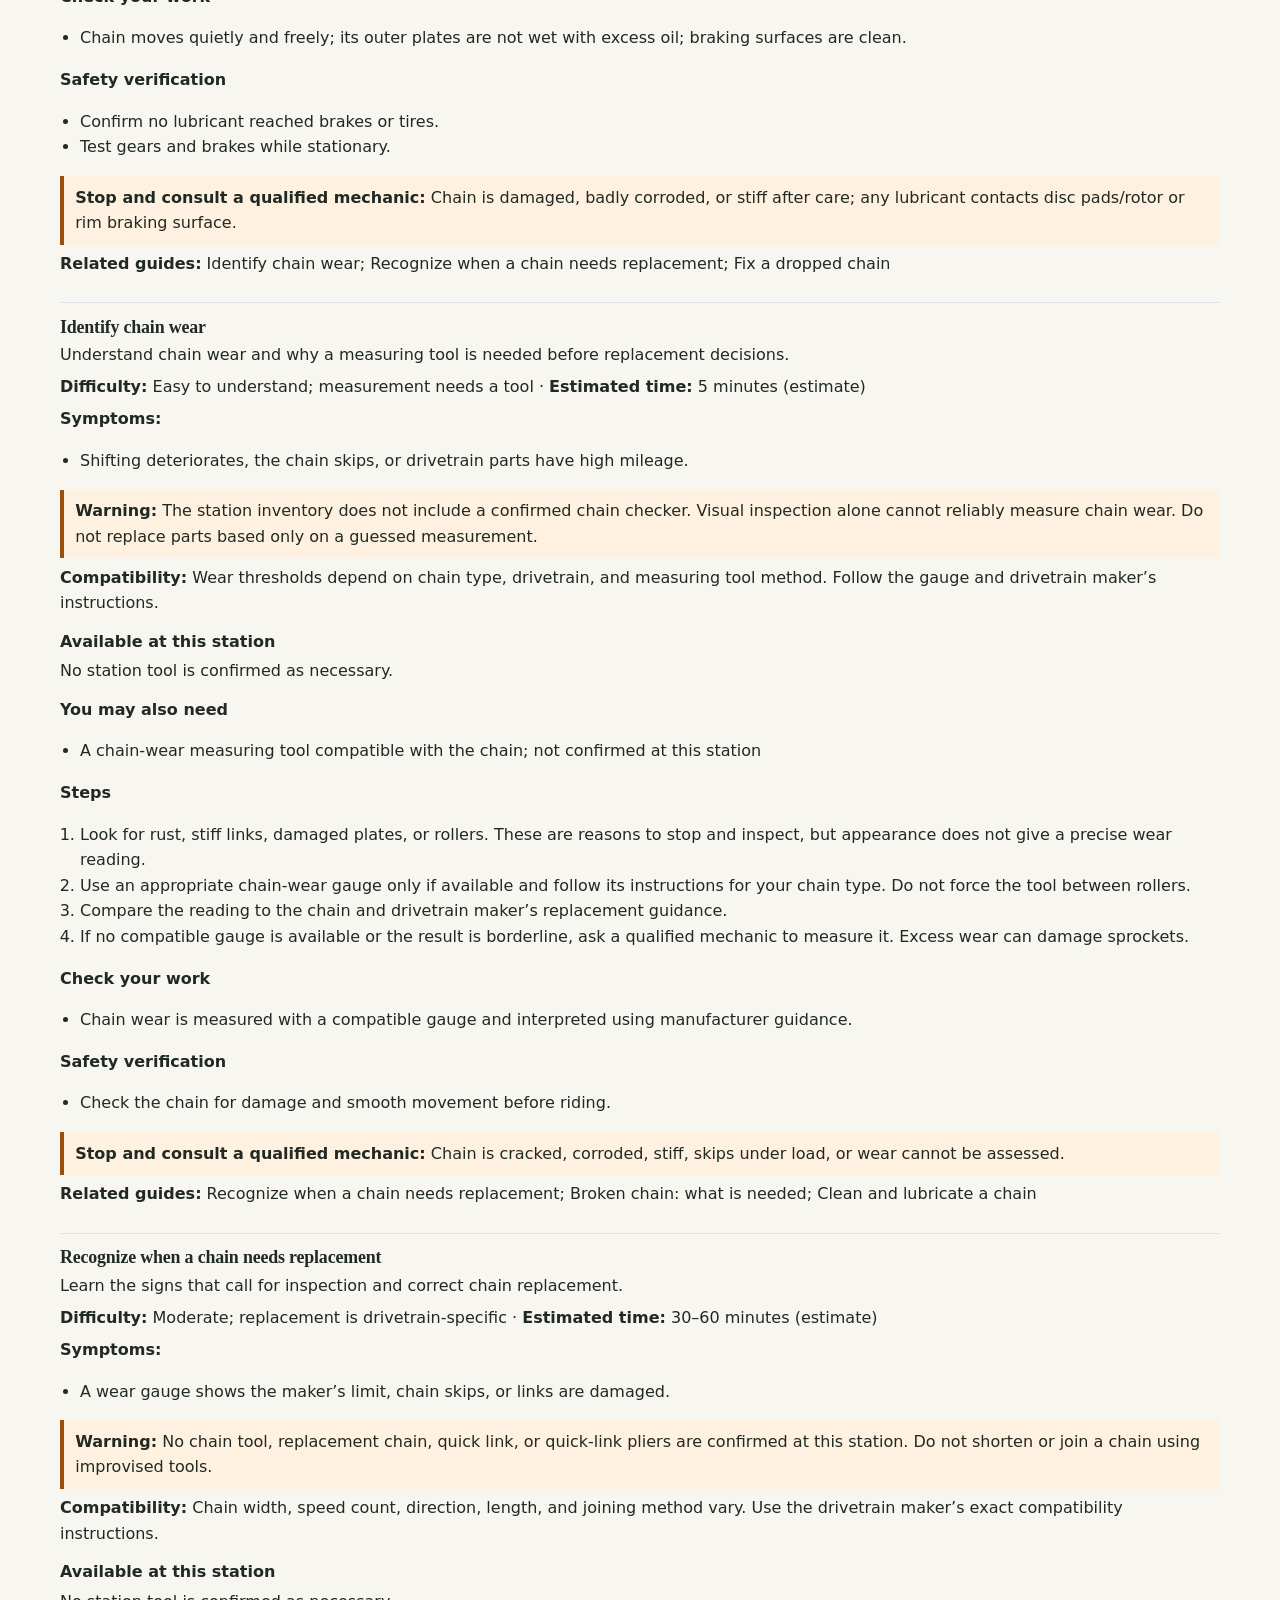
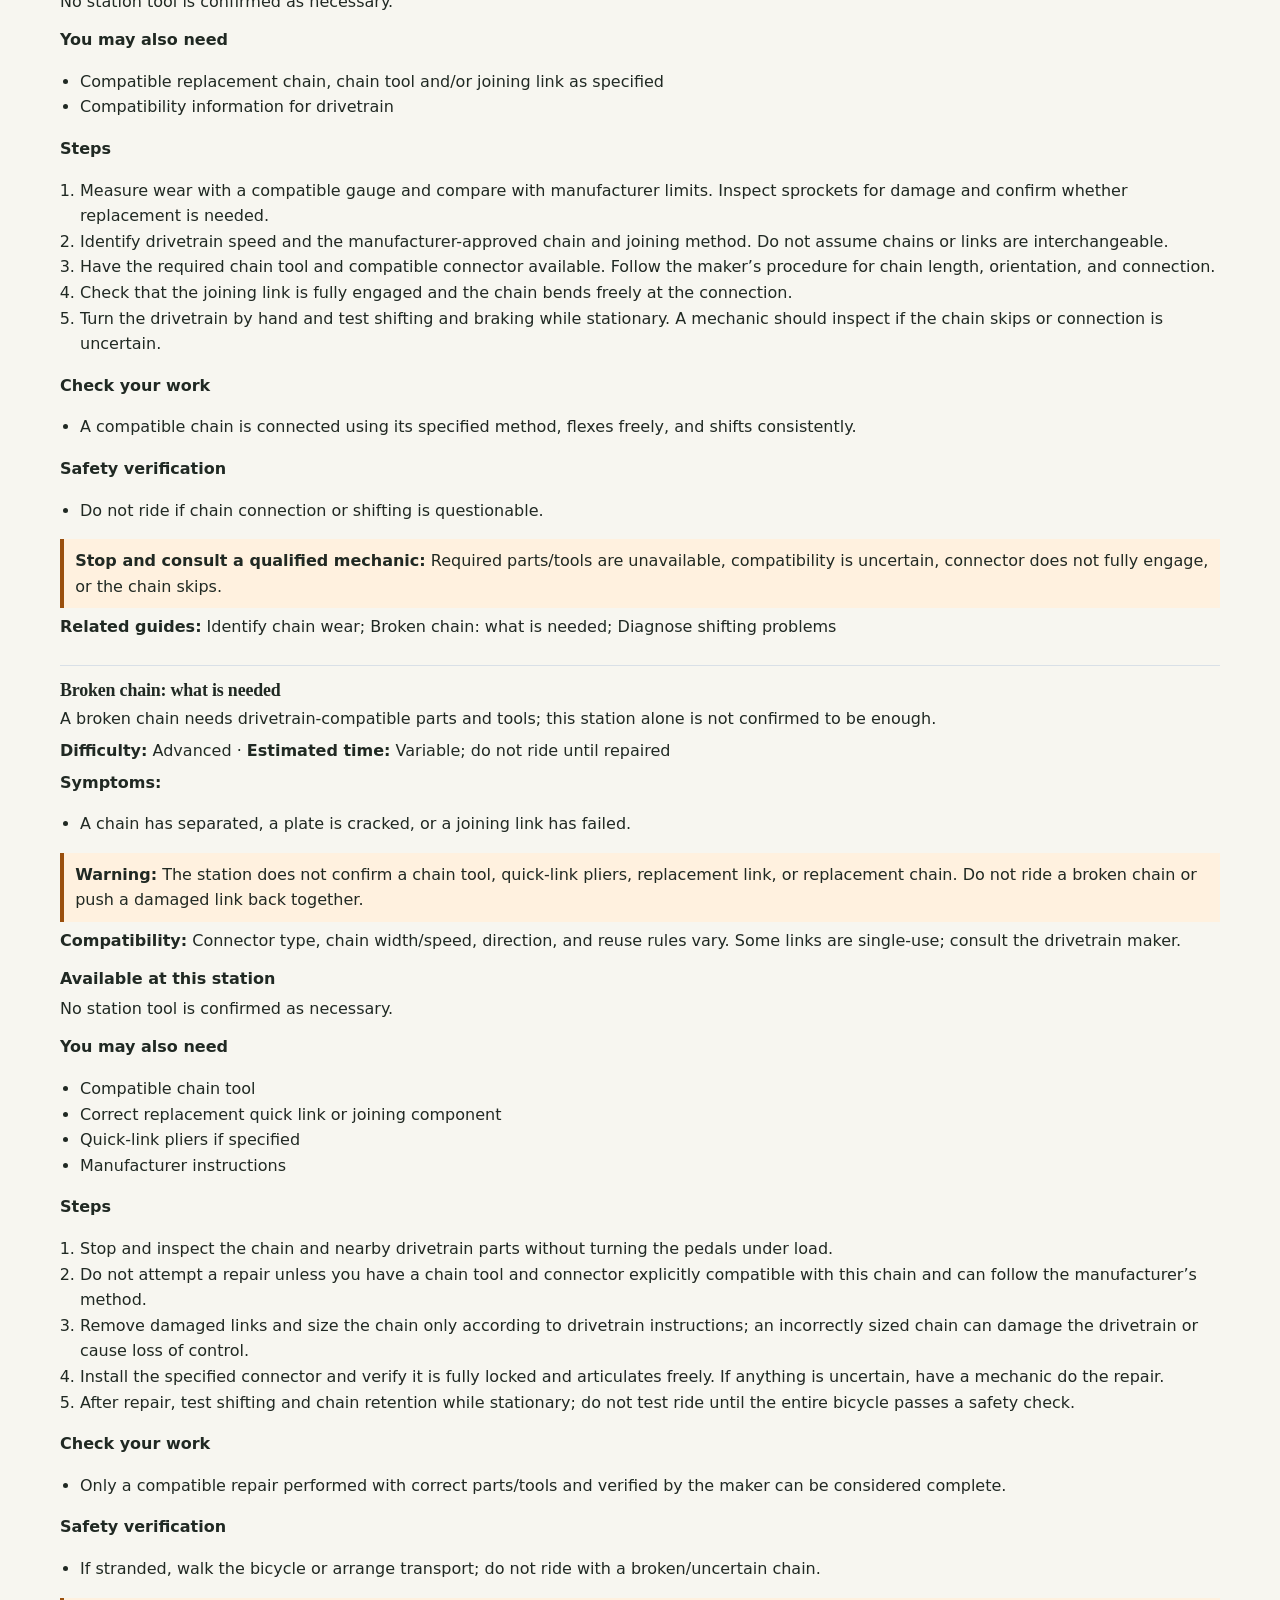
<file: manual.html>
<!doctype html>
<html lang="en">
<head>
  <meta charset="utf-8">
  <meta name="viewport" content="width=device-width, initial-scale=1">
  <title>Better Bikes — Full Repair Manual</title>
  <link rel="stylesheet" href="styles.css">
  <script src="repairs.js" defer></script>
  <script src="manual.js" defer></script>
</head>
<body class="manual-page">
  <header class="site-header">
    <div class="header-inner">
      <a class="brand" href="index.html"><span>Better <strong>Bikes</strong></span></a>
      <a class="button button-primary" href="#" onclick="window.print(); return false;">Print / Save as PDF</a>
    </div>
  </header>
  <main class="page-width">
    <section class="manual-cover">
      <p class="eyebrow">Public bicycle repair resource</p>
      <h1>Better Bikes<br>Full Repair Manual</h1>
      <p>Print-friendly repair guidance and safety information for visitors to the public station.</p>
      <div class="disclaimer"><strong>Safety first:</strong> This manual cannot guarantee that any bicycle or repair is safe. Follow manufacturer instructions. Do not ride if brakes, steering, wheel attachment, frame, fork, or drivetrain may be unsafe. Consult a qualified mechanic when uncertain.</div>
    </section>
    <section class="manual-tools">
      <h2>Station tool inventory</h2>
      <div id="manual-tools-grid" class="tool-grid"></div>
      <p class="inventory-caveat"><strong>Not confirmed as supplied:</strong> tubes, patches, adhesive, chain lubricant, replacement chains or links, chain tools, quick-link pliers, brake pads, cables, housing, torque wrenches, or specialized disc-brake tools. The separate pump’s head and gauge features must be physically verified.</p>
    </section>
    <section class="manual-guides" id="manual-guides"><h2>Repair guides</h2><div id="manual-content"></div></section>
  </main>
</body>
</html>
</file>
<file: styles.css>
﻿:root {
  color-scheme: light;
  --paper: #f7f6f0;
  --white: #fffefa;
  --ink: #202923;
  --muted: #586673;
  --blue: #1f5a87;
  --blue-dark: #153b5c;
  --blue-pale: #e8f0f7;
  --orange: #f39a3c;
  --orange-dark: #9a4f0d;
  --orange-pale: #fff1df;
  --line: #d9e0e7;
  --safety: var(--orange);
  --danger-bg: var(--orange-pale);
  --danger-ink: #4a2a12;
  --max-width: 1160px;
  font-family: "Segoe UI", system-ui, sans-serif;
}

* { box-sizing: border-box; }
html { scroll-behavior: smooth; scroll-padding-top: 5.5rem; }
body { margin: 0; background: var(--paper); color: var(--ink); font-size: 1rem; line-height: 1.6; }
a { color: var(--blue); text-underline-offset: .18em; }
a:hover { color: var(--blue-dark); }
button, input { font: inherit; }
button, a { -webkit-tap-highlight-color: transparent; }
button:focus-visible, a:focus-visible, input:focus-visible { outline: 3px solid var(--orange-dark); outline-offset: 3px; }
.site-header a:focus-visible, .site-header button:focus-visible { outline-color: #ffb767; }
.page-width { width: min(calc(100% - 2.5rem), var(--max-width)); margin-inline: auto; }
.sr-only { position: absolute; width: 1px; height: 1px; padding: 0; margin: -1px; overflow: hidden; clip: rect(0,0,0,0); white-space: nowrap; border: 0; }
.skip-link { position: absolute; z-index: 20; top: .5rem; left: .5rem; padding: .7rem 1rem; background: var(--white); transform: translateY(-150%); }
.skip-link:focus { transform: none; }
.site-header { position: sticky; z-index: 10; top: 0; background: var(--blue-dark); border-bottom: 4px solid var(--orange); }
.header-inner { width: min(calc(100% - 2.5rem), var(--max-width)); height: 4.5rem; margin: auto; display: flex; align-items: center; justify-content: space-between; gap: 1rem; }
.brand { display: inline-flex; align-items: center; gap: .65rem; color: white; text-decoration: none; font-weight: 700; letter-spacing: -.02em; }
.brand strong { color: #ffb767; }
.brand-mark { width: 2.5rem; height: 2.5rem; fill: none; stroke: #fff; stroke-width: 2; stroke-linecap: round; stroke-linejoin: round; }
.primary-nav { display: flex; align-items: center; gap: 1.8rem; }
.primary-nav a, .site-footer nav a { min-height: 2.75rem; display: inline-flex; align-items: center; color: white; font-weight: 600; text-decoration: none; }
.primary-nav a:hover, .site-footer nav a:hover { color: #ffb767; text-decoration: underline; }
.menu-toggle { display: none; min-height: 2.75rem; padding: .5rem .75rem; border: 1px solid var(--orange); border-radius: .4rem; background: var(--white); color: var(--blue-dark); }
.hero { width: 100%; max-width: none; min-height: 345px; padding-block: 3.3rem 2.7rem; background: var(--blue); color: white; }
.hero-inner { display: grid; grid-template-columns: 1.35fr .65fr; align-items: center; gap: 4rem; }
.hero .eyebrow { color: #ffd3a0; }
.eyebrow { margin: 0 0 .45rem; color: var(--blue); font-size: .79rem; font-weight: 800; letter-spacing: .11em; text-transform: uppercase; }
h1, h2, h3, p { margin-top: 0; }
h1 { max-width: 12ch; margin-bottom: .85rem; font-size: clamp(2.4rem, 5vw, 4.2rem); line-height: 1.04; letter-spacing: -.045em; }
h2 { margin-bottom: .55rem; font-size: clamp(1.7rem, 3vw, 2.35rem); line-height: 1.15; letter-spacing: -.03em; }
h3 { font-size: 1.12rem; line-height: 1.3; }
.hero-text { max-width: 38rem; margin-bottom: 1.35rem; color: #e5eff7; font-size: 1.12rem; }
.hero-actions { display: flex; flex-wrap: wrap; gap: .7rem; }
.button { min-height: 2.9rem; display: inline-flex; align-items: center; justify-content: center; gap: .5rem; padding: .66rem 1rem; border: 2px solid transparent; border-radius: .35rem; font-weight: 750; line-height: 1.3; text-align: center; text-decoration: none; }
.button-primary { background: var(--orange); color: var(--blue-dark); }
.button-primary:hover { background: #ffb767; color: var(--blue-dark); }
.button-secondary { border-color: white; color: white; }
.button-secondary:hover { background: white; color: var(--blue-dark); }
.hero-note { margin: .9rem 0 0; color: #e5eff7; font-size: .9rem; }
.hero-callout { display: flex; gap: .9rem; padding: 1.25rem; border-left: 5px solid var(--orange); border-radius: .35rem; background: var(--orange-pale); color: var(--danger-ink); }
.callout-icon { flex: 0 0 1.75rem; width: 1.75rem; height: 1.75rem; display: grid; place-items: center; border-radius: 50%; background: var(--safety); font-weight: 900; }
.hero-callout p { margin: .3rem 0 .55rem; color: #484331; }
.hero-callout a { font-weight: 700; }
.search-section { padding-block: 3.3rem 3.6rem; background: var(--blue-dark); color: white; }
.search-section .eyebrow { color: #ffd3a0; }
.section-heading { display: flex; align-items: end; justify-content: space-between; gap: 2rem; margin-bottom: 1.2rem; }
.section-heading > p { max-width: 34rem; margin: 0 0 .3rem; color: var(--muted); }
.search-section .section-heading > p { color: #e0e9f1; }
.search-form { min-height: 3.5rem; display: flex; align-items: center; gap: .65rem; padding: .35rem .65rem .35rem 1rem; border: 2px solid var(--orange); border-radius: .45rem; background: var(--white); }
.search-icon { color: var(--blue); font-size: 1.8rem; line-height: 1; }
.search-form input { width: 100%; min-width: 0; height: 2.5rem; border: 0; outline: 0; background: transparent; color: var(--ink); font-size: 1rem; }
.search-form input:focus-visible { outline: 0; }
.clear-search { min-height: 2.5rem; padding: .35rem .7rem; border: 0; border-radius: .3rem; background: var(--orange); color: var(--blue-dark); font-weight: 700; cursor: pointer; }
.search-hint { min-height: 1.5rem; margin: .5rem 0 1.1rem; color: #e0e9f1; font-size: .88rem; }
.guide-grid { display: grid; grid-template-columns: repeat(4, minmax(0, 1fr)); gap: .85rem; }
.guide-card { min-width: 0; padding: 1rem; border: 1px solid var(--line); border-radius: .45rem; background: var(--white); }
.guide-card a { display: inline-block; font-size: 1.02rem; font-weight: 750; line-height: 1.35; }
.guide-card p { margin: .45rem 0 0; color: var(--muted); font-size: .89rem; }
.card-meta { display: block; margin-top: .65rem; color: var(--muted); font-size: .78rem; font-weight: 650; }
.search-results { margin-top: 1rem; }
.empty-state { padding: 1.4rem; border: 1px dashed #9baab6; border-radius: .4rem; background: var(--white); }
.search-section .empty-state { color: var(--ink); }
.categories-section { padding-block: 3.4rem; }
.category-grid { display: grid; grid-template-columns: repeat(5, 1fr); gap: .7rem; }
.category-link { min-height: 5.25rem; display: flex; flex-direction: column; justify-content: center; padding: .8rem 1rem; border: 1px solid var(--line); border-top: 4px solid var(--orange); border-radius: .4rem; background: var(--white); color: var(--ink); text-decoration: none; font-weight: 750; }
.category-link:hover { border-color: var(--blue); border-top-color: var(--orange); color: var(--blue); }
.category-link span { color: var(--muted); font-size: .82rem; font-weight: 500; }
.all-guides-section { padding-block: 3.4rem; background: var(--white); }
.all-guides-section .section-heading { margin-bottom: 1.8rem; }
.category-group { margin: 2rem 0; scroll-margin-top: 6rem; }
.category-group:first-child { margin-top: 0; }
.category-group h3 { margin-bottom: .8rem; color: var(--blue-dark); font-size: 1.3rem; }
.category-group .guide-grid { grid-template-columns: repeat(3, minmax(0,1fr)); }
.tools-section { padding-block: 3.5rem; }
.tool-grid { display: grid; grid-template-columns: repeat(3, minmax(0,1fr)); gap: .75rem; }
.tool-card { padding: 1rem; border: 1px solid var(--line); border-radius: .4rem; background: var(--white); }
.tool-card h3 { margin: 0 0 .25rem; font-size: 1rem; }
.tool-card p { margin: 0; color: var(--muted); font-size: .9rem; }
.equipment-note { margin-top: 1rem; padding: 1.2rem; border: 1px solid #c1d1df; border-radius: .4rem; background: var(--blue-pale); }
.equipment-note p { max-width: 65rem; margin-bottom: .65rem; }
.equipment-note h3 { margin-bottom: .35rem; }
.text-link { font-weight: 700; }
.inventory-caveat { margin: 1rem 0 0; padding: .8rem 1rem; border-left: 4px solid var(--orange-dark); background: var(--orange-pale); }
.safety-section { padding-block: 3.5rem 2rem; background: var(--blue-dark); color: #fff; }
.safety-section .eyebrow { color: #ffd3a0; }
.safety-layout { display: grid; grid-template-columns: .85fr 1.15fr; align-items: start; gap: 4rem; }
.safety-layout > div > p:not(.eyebrow) { color: #e0e9f1; }
.button-light { background: #fff; color: var(--blue-dark); }
.button-light:hover { background: var(--blue-pale); }
.checklist { display: grid; grid-template-columns: 1fr 1fr; gap: .4rem .8rem; margin: 0; padding: 0; list-style: none; }
.checklist li { padding: .6rem .65rem; border: 1px solid #617f99; border-radius: .3rem; }
.checklist li::before { content: "\25A1"; margin-right: .55rem; color: #ffd3a0; font-size: 1.1rem; font-weight: 800; }
.disclaimer { margin-top: 2rem; padding: .95rem 1rem; border-left: 4px solid var(--safety); background: var(--orange-pale); color: var(--danger-ink); }
.manual-section { display: flex; align-items: center; justify-content: space-between; gap: 2rem; padding-block: 3rem; }
.manual-section p:not(.eyebrow) { margin-bottom: 0; color: var(--muted); }
.about-section { padding-block: 3.5rem; background: var(--orange-pale); }
.about-inner { display: grid; grid-template-columns: 1fr 1fr; gap: 3rem; }
.about-inner p { color: #34495c; }
.reviewed { margin: 1.4rem 0 0; font-size: .88rem; }
.project-catchphrase { color: var(--orange-dark) !important; font-size: 1.15rem; font-weight: 800; letter-spacing: .03em; }
.site-footer { padding-block: 1.5rem; border-top: 4px solid var(--orange); background: #102b43; color: white; }
.footer-inner { display: flex; flex-wrap: wrap; align-items: center; justify-content: space-between; gap: 1rem 2rem; }
.footer-brand { color: white; }
.footer-brand strong { color: #ffb767; }
.footer-inner > p { margin: 0; color: #d0dce7; font-size: .88rem; }
.site-footer nav { display: flex; flex-wrap: wrap; gap: .9rem; }
.site-footer nav a { min-height: 2.5rem; color: white; font-size: .88rem; }
.noscript-note { padding: 1rem; background: var(--danger-bg); color: var(--danger-ink); text-align: center; }
.manual-cover { padding-block: 3rem 1rem; }
.manual-cover > p:not(.eyebrow) { max-width: 46rem; font-size: 1.1rem; }
.manual-guide { padding-block: .8rem 1.2rem; border-bottom: 1px solid var(--line); }
.manual-guide h3 { margin-bottom: .2rem; }
.manual-guide h4 { margin: .8rem 0 .25rem; }
.manual-guide p { margin-bottom: .4rem; }
.manual-guide ul, .manual-guide ol { padding-left: 1.25rem; }
.manual-category { margin-top: 2rem; }
.manual-warning { padding: .55rem .7rem; border-left: 4px solid var(--orange-dark); background: var(--orange-pale); }

/* Guide detail view */
.guide-detail { padding-block: 2.3rem 4rem; }
.breadcrumbs { margin-bottom: 1.5rem; color: var(--muted); font-size: .9rem; }
.breadcrumbs a { font-weight: 650; }
.guide-header { max-width: 56rem; margin-bottom: 1.5rem; }
.guide-header h1 { max-width: 22ch; font-size: clamp(2rem,4vw,3rem); }
.guide-summary { color: var(--muted); font-size: 1.12rem; }
.guide-badges { display: flex; flex-wrap: wrap; gap: .5rem; margin-top: .8rem; }
.badge { padding: .28rem .6rem; border-radius: 99px; background: var(--blue-pale); color: var(--blue-dark); font-size: .82rem; font-weight: 700; }
.guide-columns { display: grid; grid-template-columns: minmax(0, 1.55fr) minmax(16rem, .75fr); align-items: start; gap: 1.5rem; }
.guide-main, .guide-aside { display: grid; gap: 1rem; }
.content-card { padding: 1.15rem; border: 1px solid var(--line); border-radius: .4rem; background: var(--white); }
.content-card h2 { margin-bottom: .7rem; font-size: 1.35rem; }
.content-card h3 { margin-bottom: .5rem; }
.content-card p:last-child, .content-card ul:last-child, .content-card ol:last-child { margin-bottom: 0; }
.content-card ul, .content-card ol { padding-left: 1.35rem; }
.content-card li { margin: .38rem 0; padding-left: .1rem; }
.warning-card { border-left: 5px solid var(--orange-dark); background: var(--orange-pale); color: #392b08; }
.warning-card h2 { font-size: 1.2rem; }
.tool-list { margin: 0; padding-left: 1.2rem; }
.tool-list + h3 { margin-top: 1rem; }
.video-card { border-color: #9eb8ce; background: var(--blue-pale); }
.related-links { display: flex; flex-wrap: wrap; gap: .5rem .85rem; }
.back-link { display: inline-block; margin-top: 1.5rem; font-weight: 750; }
.pre-ride-list { display: grid; grid-template-columns: 1fr 1fr; gap: .5rem 1rem; padding: 0 !important; list-style: none; }
.pre-ride-list li { padding: .65rem; border: 1px solid var(--line); border-radius: .3rem; }
.pre-ride-list li::before { content: "\25A1"; margin-right: .45rem; color: var(--blue); font-weight: 800; }
body.detail-mode #home, body.detail-mode #repairs, body.detail-mode .categories-section, body.detail-mode #all-guides { display: none; }
body.detail-mode .tools-section, body.detail-mode .safety-section, body.detail-mode .manual-section, body.detail-mode .about-section { display: none; }
body.detail-mode .detail-host { display: block; }
.detail-host { display: none; }

@media (max-width: 800px) {
  .hero { padding-block: 2.6rem; }
  .hero-inner { grid-template-columns: 1fr; gap: 1.6rem; }
  .hero-callout { max-width: 42rem; }
  .guide-grid { grid-template-columns: repeat(2, minmax(0,1fr)); }
  .category-grid { grid-template-columns: repeat(3, 1fr); }
  .safety-layout { grid-template-columns: 1fr; gap: 1.5rem; }
  .tool-grid { grid-template-columns: repeat(2, minmax(0,1fr)); }
  .guide-columns { grid-template-columns: 1fr; }
  .guide-aside { grid-template-columns: repeat(2, minmax(0,1fr)); }
}
@media (max-width: 600px) {
  html { scroll-padding-top: 4.5rem; }
  .page-width, .header-inner { width: min(calc(100% - 1.5rem), var(--max-width)); }
  .header-inner { height: 4rem; }
  .brand { font-size: .94rem; }
  .brand-mark { width: 2.1rem; height: 2.1rem; }
  .menu-toggle { display: inline-flex; align-items: center; gap: .5rem; }
  .menu-icon, .menu-icon::before, .menu-icon::after { display: block; width: 1.1rem; height: 2px; background: var(--blue); }
  .menu-icon { position: relative; }
  .menu-icon::before, .menu-icon::after { position: absolute; left: 0; content: ""; }
  .menu-icon::before { top: -.35rem; }
  .menu-icon::after { top: .35rem; }
  .primary-nav { position: absolute; top: 4rem; right: 0; left: 0; display: none; flex-direction: column; align-items: stretch; gap: 0; padding: .4rem .75rem .75rem; border-bottom: 1px solid var(--orange); background: var(--blue-dark); }
  .primary-nav.is-open { display: flex; }
  .primary-nav a { min-height: 2.9rem; padding-inline: .5rem; border-bottom: 1px solid #e1e8ef; }
  .hero { min-height: 0; padding-block: 2.2rem; }
  h1 { font-size: 2.7rem; }
  .section-heading { display: block; }
  .section-heading > p { margin-top: .5rem; }
  .search-section, .categories-section, .all-guides-section, .tools-section { padding-block: 2.5rem; }
  .guide-grid, .category-group .guide-grid { grid-template-columns: 1fr; }
  .category-grid { grid-template-columns: repeat(2, minmax(0,1fr)); }
  .category-link { min-height: 4.5rem; padding: .7rem; }
  .tool-grid, .guide-aside { grid-template-columns: 1fr; }
  .checklist, .pre-ride-list { grid-template-columns: 1fr; }
  .manual-section { display: block; padding-block: 2.4rem; }
  .manual-section .button { margin-top: 1rem; width: 100%; }
  .about-inner { grid-template-columns: 1fr; gap: .5rem; }
  .footer-inner { display: block; }
  .footer-inner > p { margin: .65rem 0; }
  .site-footer nav { gap: .4rem 1rem; }
  .guide-detail { padding-top: 1.5rem; }
}
@media (prefers-reduced-motion: reduce) {
  *, *::before, *::after { scroll-behavior: auto !important; transition-duration: .01ms !important; animation-duration: .01ms !important; }
}
@media print {
  .site-header, .site-footer, .skip-link, .hero-actions, .search-form, .search-hint, .manual-section .button, .back-link { display: none !important; }
  body { background: white; color: #111; font-size: 10.5pt; }
  .page-width { width: 100%; }
  .manual-cover { padding-top: 0; break-after: page; }
  .manual-guide h3, .manual-guide h4 { break-after: avoid; }
  .manual-guide li { break-inside: avoid; }
  .manual-warning { background: var(--orange-pale); }
  .guide-detail { padding: 0; }
  .guide-columns { grid-template-columns: 1fr 1fr; gap: .5rem; }
  .content-card, .guide-card { break-inside: avoid; border-color: #aaa; }
  a { color: #111; }
  .safety-section { background: white; color: #111; border: 2px solid #333; }
  .safety-section .eyebrow, .safety-layout > div > p:not(.eyebrow) { color: #111; }
  .disclaimer { margin-top: 1rem; }
  .category-group { break-inside: avoid; }
}

/* hand-tuned overrides */
[hidden] { display: none !important; }
h1, h2, h3 { font-family: Georgia, "Times New Roman", serif; font-weight: 700; letter-spacing: -.01em; }
h1 { max-width: 14ch; }
.eyebrow { letter-spacing: .02em; text-transform: none; font-size: .95rem; font-weight: 600; font-style: italic; }
.guide-card, .content-card, .tool-card, .category-link, .equipment-note, .button, .search-form { border-radius: .15rem; }
.guide-card { border-left: 3px solid var(--orange); }
.badge { border-radius: .15rem; }
.video-frame { position: relative; aspect-ratio: 16 / 9; background: #000; }
.video-frame iframe { position: absolute; inset: 0; width: 100%; height: 100%; border: 0; }
.video-card a { display: inline-block; margin-top: .5rem; }
</file>
